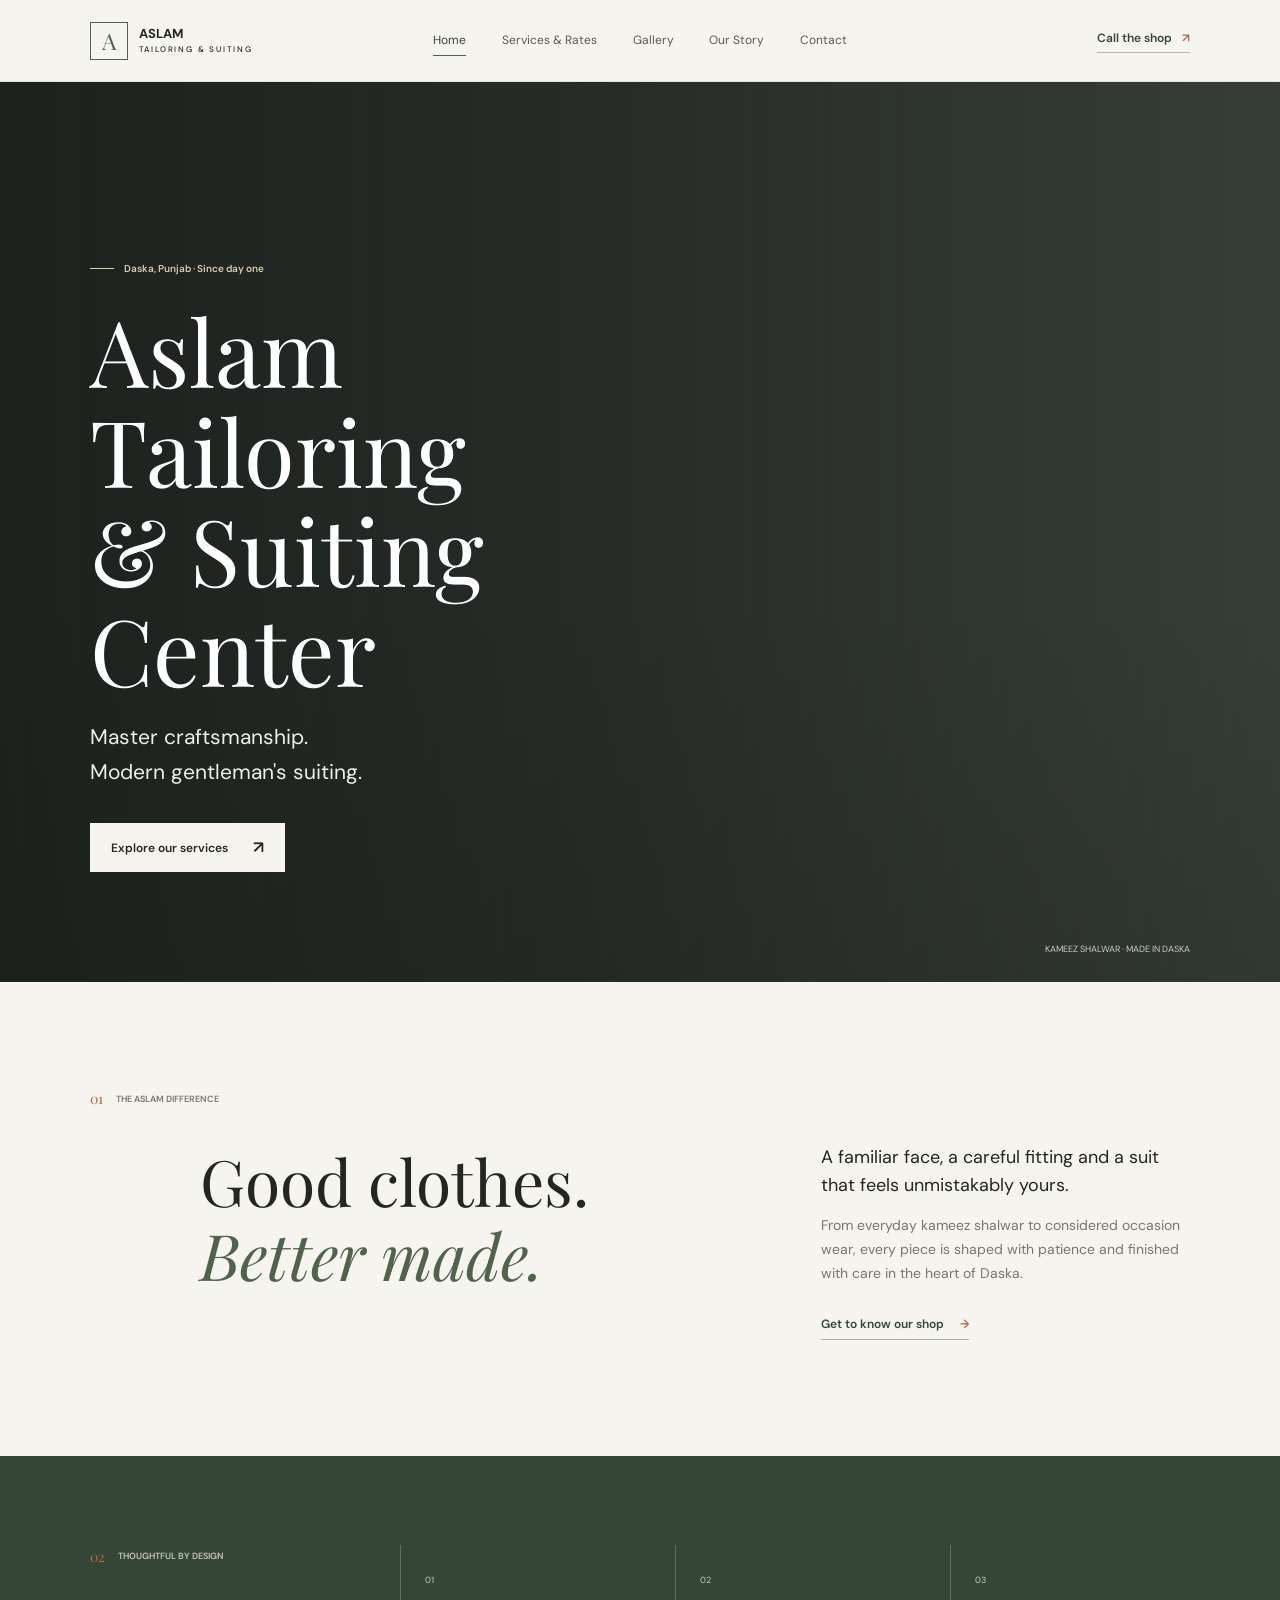
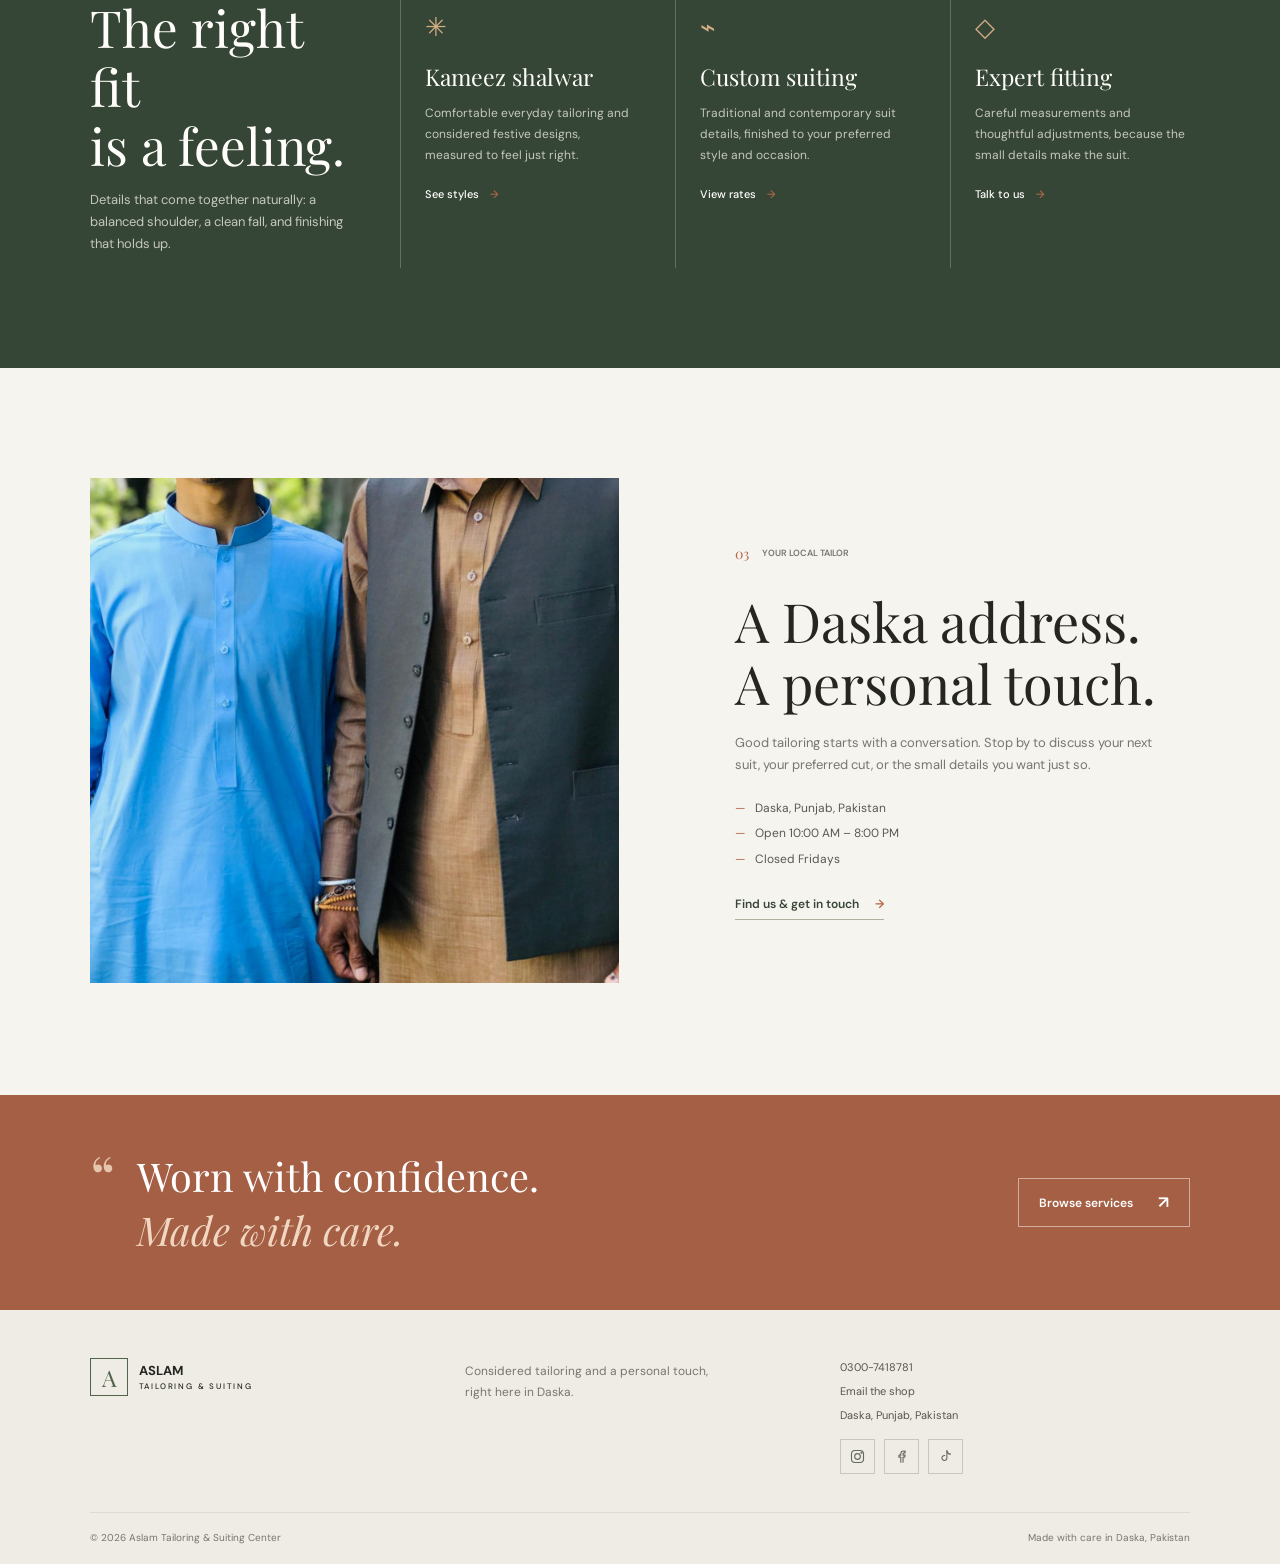
<file: index.html>
<!doctype html>
<html lang="en">
<head>
  <meta charset="utf-8">
  <meta name="viewport" content="width=device-width, initial-scale=1">
  <meta name="theme-color" content="#f6f4ef">
  <meta name="description" content="Expert men's tailoring, kameez shalwar and custom suiting at Aslam Tailoring & Suiting Center in Daska, Punjab.">
  <title>Aslam Tailoring & Suiting Center | Daska, Pakistan</title>
  <link rel="preconnect" href="https://fonts.googleapis.com">
  <link rel="preconnect" href="https://fonts.gstatic.com" crossorigin>
  <link href="https://fonts.googleapis.com/css2?family=DM+Sans:wght@400;500;600;700&family=Playfair+Display:wght@400;500;600&display=swap" rel="stylesheet">
  <link rel="stylesheet" href="styles.css">
  <script src="site.js" defer></script>
</head>
<body data-page="home">
  <a class="skip-link" href="#main">Skip to content</a>
  <header class="site-header">
    <a class="brand" href="index.html" aria-label="Aslam Tailoring & Suiting Center home">
      <span class="brand-mark" aria-hidden="true">A</span>
      <span class="brand-name">ASLAM <span>TAILORING & SUITING</span></span>
    </a>
    <button class="menu-toggle" type="button" aria-expanded="false" aria-controls="primary-navigation" aria-label="Open navigation"><span></span><span></span></button>
    <nav class="site-nav" id="primary-navigation" aria-label="Main navigation">
      <a href="index.html" data-nav="home">Home</a><a href="services.html" data-nav="services">Services & Rates</a><a href="gallery.html" data-nav="gallery">Gallery</a><a href="about.html" data-nav="about">Our Story</a><a href="contact.html" data-nav="contact">Contact</a>
    </nav>
    <a class="header-contact" href="tel:+923007418781">Call the shop <span aria-hidden="true">↗</span></a>
  </header>

  <main id="main">
    <section class="hero" aria-labelledby="hero-title">
      <div class="hero-slides" aria-hidden="true">
        <img class="hero-image" src="images/hero-look-1.jpg" alt="" fetchpriority="high">
        <img class="hero-image" src="images/hero-look-2.jpg" alt="">
        <img class="hero-image" src="images/hero-look-3.jpg" alt="">
      </div>
      <div class="hero-shade"></div>
      <div class="hero-content">
        <p class="eyebrow light-eyebrow"><span></span> Daska, Punjab · Since day one</p>
        <h1 id="hero-title">Aslam Tailoring<br>& Suiting Center</h1>
        <p class="hero-subtitle">Master craftsmanship.<br>Modern gentleman's suiting.</p>
        <a class="button button-light" href="services.html">Explore our services <span aria-hidden="true">↗</span></a>
      </div>
      <p class="hero-side-note">KAMEEZ SHALWAR · MADE IN DASKA</p>
    </section>

    <section class="intro-section section-wrap">
      <div class="intro-label"><span class="section-number">01</span><span>THE ASLAM DIFFERENCE</span></div>
      <div class="intro-copy"><h2>Good clothes.<br><em>Better made.</em></h2><div><p class="lead">A familiar face, a careful fitting and a suit that feels unmistakably yours.</p><p>From everyday kameez shalwar to considered occasion wear, every piece is shaped with patience and finished with care in the heart of Daska.</p><a class="text-link" href="about.html">Get to know our shop <span aria-hidden="true">→</span></a></div></div>
    </section>

    <section class="craft-section">
      <div class="section-wrap craft-inner">
        <div class="craft-heading"><div class="intro-label"><span class="section-number">02</span><span>THOUGHTFUL BY DESIGN</span></div><h2>The right fit<br>is a feeling.</h2><p>Details that come together naturally: a balanced shoulder, a clean fall, and finishing that holds up.</p></div>
        <article class="craft-item"><span class="craft-index">01</span><div class="craft-symbol" aria-hidden="true">✳</div><h3>Kameez shalwar</h3><p>Comfortable everyday tailoring and considered festive designs, measured to feel just right.</p><a href="services.html">See styles <span aria-hidden="true">→</span></a></article>
        <article class="craft-item"><span class="craft-index">02</span><div class="craft-symbol" aria-hidden="true">⌁</div><h3>Custom suiting</h3><p>Traditional and contemporary suit details, finished to your preferred style and occasion.</p><a href="services.html">View rates <span aria-hidden="true">→</span></a></article>
        <article class="craft-item"><span class="craft-index">03</span><div class="craft-symbol" aria-hidden="true">◇</div><h3>Expert fitting</h3><p>Careful measurements and thoughtful adjustments, because the small details make the suit.</p><a href="contact.html">Talk to us <span aria-hidden="true">→</span></a></article>
      </div>
    </section>

    <section class="visit-section section-wrap">
      <div class="visit-image-wrap"><img src="images/home-visit-pair.jpg" alt="Two men in blue and brown traditional shalwar kameez, shown from the neck down" loading="lazy" width="1050" height="800"></div>
      <div class="visit-copy"><div class="intro-label"><span class="section-number">03</span><span>YOUR LOCAL TAILOR</span></div><h2>A Daska address.<br>A personal touch.</h2><p>Good tailoring starts with a conversation. Stop by to discuss your next suit, your preferred cut, or the small details you want just so.</p><div class="visit-facts"><span>Daska, Punjab, Pakistan</span><span>Open 10:00 AM – 8:00 PM</span><span>Closed Fridays</span></div><a class="text-link" href="contact.html">Find us & get in touch <span aria-hidden="true">→</span></a></div>
    </section>

    <section class="quote-band"><div class="quote-inner"><span class="quote-mark" aria-hidden="true">“</span><p>Worn with confidence.<br><em>Made with care.</em></p><a href="services.html" class="button button-outline">Browse services <span aria-hidden="true">↗</span></a></div></section>
  </main>

  <footer class="site-footer"><div class="footer-main"><a class="brand brand-footer" href="index.html"><span class="brand-mark" aria-hidden="true">A</span><span class="brand-name">ASLAM <span>TAILORING & SUITING</span></span></a><p>Considered tailoring and a personal touch,<br>right here in Daska.</p><div class="footer-links"><a href="tel:+923007418781">0300-7418781</a><a href="mailto:n03007418781@gmail.com">Email the shop</a><a href="contact.html">Daska, Punjab, Pakistan</a><div class="social-links" aria-label="Social media"><a href="https://www.instagram.com/rananadeem918" target="_blank" rel="noopener noreferrer" aria-label="Instagram profile (replace placeholder link)"><svg viewBox="0 0 24 24" aria-hidden="true"><rect x="3.5" y="3.5" width="17" height="17" rx="5"/><circle cx="12" cy="12" r="4"/><circle cx="17.6" cy="6.7" r=".8"/></svg></a><a href="https://www.facebook.com/share/1CAvG85SxE/" target="_blank" rel="noopener noreferrer" aria-label="Facebook profile (replace placeholder link)"><svg viewBox="0 0 24 24" aria-hidden="true"><path d="M14.2 20v-7.1h2.4l.4-2.8h-2.8V8.3c0-.8.2-1.4 1.4-1.4h1.5V4.4c-.3 0-1.2-.1-2.2-.1-2.3 0-3.9 1.4-3.9 4v1.8H8.4v2.8H11V20"/></svg></a><a href="https://www.tiktok.com/@aslamtailor1" target="_blank" rel="noopener noreferrer" aria-label="TikTok profile (replace placeholder link)"><svg viewBox="0 0 24 24" aria-hidden="true"><path d="M14 4v10.1a3.5 3.5 0 1 1-3-3.5"/><path d="M14 4c.4 2.7 2.2 4.4 5 4.6"/></svg></a></div></div></div><div class="footer-bottom"><span>© <span data-year></span> Aslam Tailoring & Suiting Center</span><span>Made with care in Daska, Pakistan</span></div></footer>
</body>
</html>
</file>
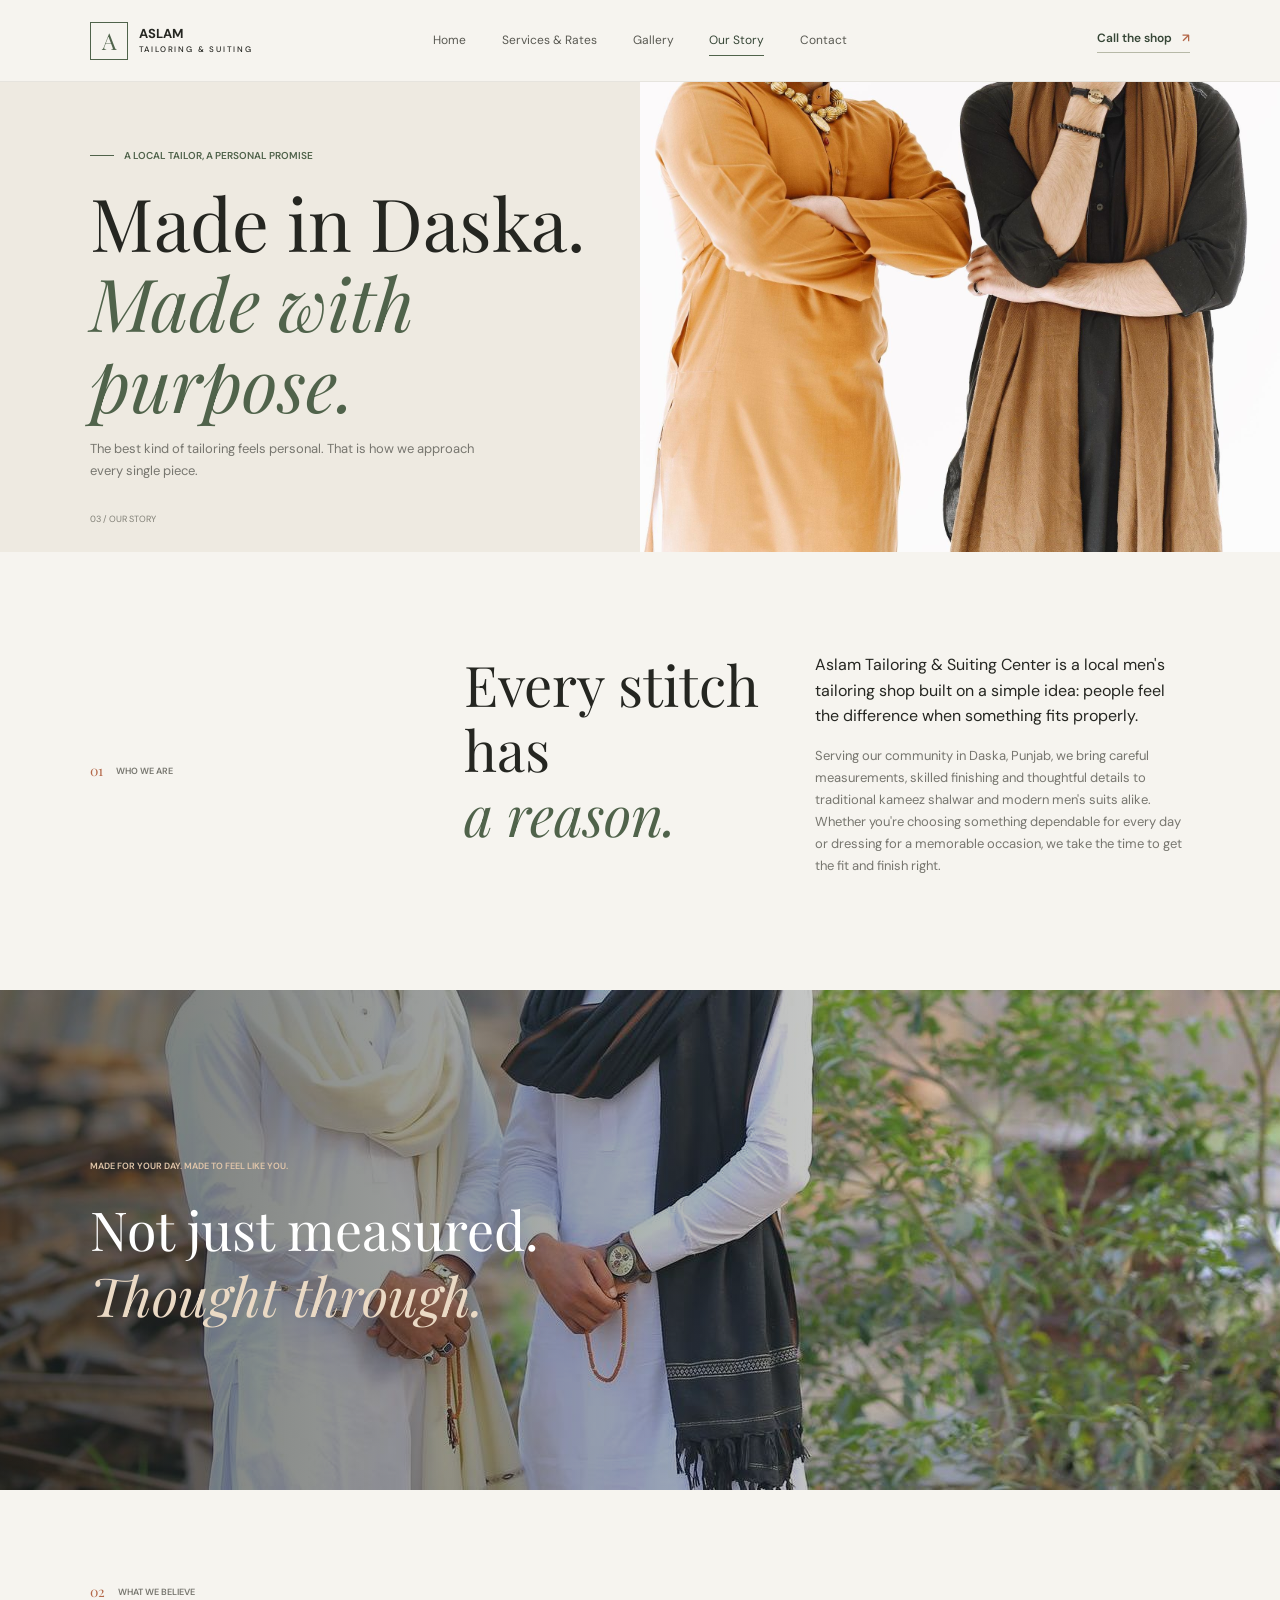
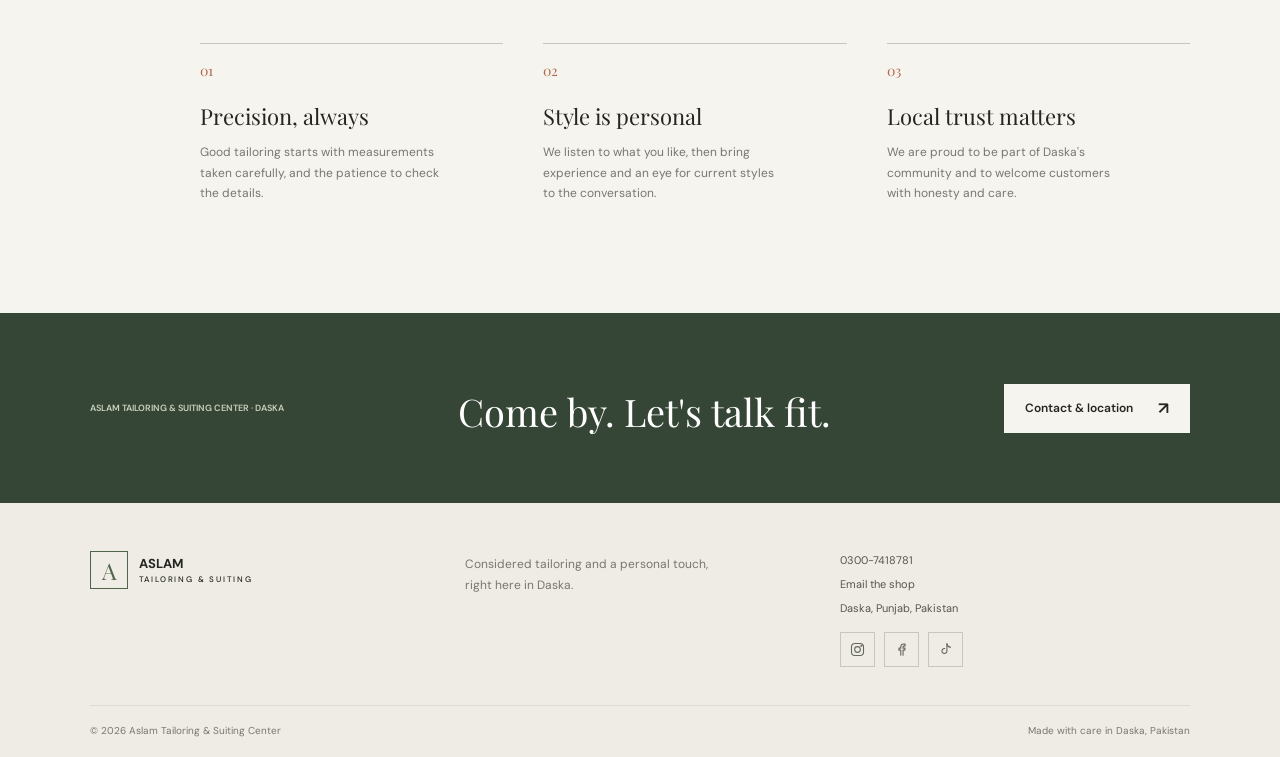
<file: about.html>
<!doctype html>
<html lang="en">
<head>
  <meta charset="utf-8"><meta name="viewport" content="width=device-width, initial-scale=1"><meta name="theme-color" content="#f6f4ef">
  <meta name="description" content="Meet Aslam Tailoring & Suiting Center: careful men's tailoring, thoughtful fit, and trusted personal service in Daska, Punjab.">
  <title>Our Story | Aslam Tailoring & Suiting Center</title>
  <link rel="preconnect" href="https://fonts.googleapis.com"><link rel="preconnect" href="https://fonts.gstatic.com" crossorigin>
  <link href="https://fonts.googleapis.com/css2?family=DM+Sans:wght@400;500;600;700&family=Playfair+Display:wght@400;500;600&display=swap" rel="stylesheet"><link rel="stylesheet" href="styles.css"><script src="site.js" defer></script>
</head>
<body data-page="about">
  <a class="skip-link" href="#main">Skip to content</a>
  <header class="site-header"><a class="brand" href="index.html" aria-label="Aslam Tailoring & Suiting Center home"><span class="brand-mark" aria-hidden="true">A</span><span class="brand-name">ASLAM <span>TAILORING & SUITING</span></span></a><button class="menu-toggle" type="button" aria-expanded="false" aria-controls="primary-navigation" aria-label="Open navigation"><span></span><span></span></button><nav class="site-nav" id="primary-navigation" aria-label="Main navigation"><a href="index.html" data-nav="home">Home</a><a href="services.html" data-nav="services">Services & Rates</a><a href="gallery.html" data-nav="gallery">Gallery</a><a href="about.html" data-nav="about">Our Story</a><a href="contact.html" data-nav="contact">Contact</a></nav><a class="header-contact" href="tel:+923007418781">Call the shop <span aria-hidden="true">↗</span></a></header>
  <main id="main">
    <section class="page-hero"><div class="page-hero-inner"><p class="eyebrow"><span></span> A LOCAL TAILOR, A PERSONAL PROMISE</p><h1>Made in Daska.<br><em>Made with purpose.</em></h1><p class="page-deck">The best kind of tailoring feels personal. That is how we approach every single piece.</p><span class="page-count">03 / OUR STORY</span></div><div class="page-hero-image story-hero-image" role="img" aria-label="Two men in orange and black traditional outfits, shown from the neck down"></div></section>
    <section class="story-opening section-wrap"><div class="intro-label"><span class="section-number">01</span><span>WHO WE ARE</span></div><div class="story-opening-copy"><h2>Every stitch has<br><em>a reason.</em></h2><div><p class="lead">Aslam Tailoring & Suiting Center is a local men's tailoring shop built on a simple idea: people feel the difference when something fits properly.</p><p>Serving our community in Daska, Punjab, we bring careful measurements, skilled finishing and thoughtful details to traditional kameez shalwar and modern men's suits alike. Whether you're choosing something dependable for every day or dressing for a memorable occasion, we take the time to get the fit and finish right.</p></div></div></section>
    <section class="story-image-band"><img src="images/about-detail-pair.jpg" alt="Two men in white shalwar kameez with traditional shawls, shown from the neck down" loading="lazy" width="1900" height="850"><div><span class="category-kicker">MADE FOR YOUR DAY. MADE TO FEEL LIKE YOU.</span><p>Not just measured.<br><em>Thought through.</em></p></div></section>
    <section class="values-section section-wrap"><div class="intro-label"><span class="section-number">02</span><span>WHAT WE BELIEVE</span></div><div class="values-grid"><article><span class="value-number">01</span><h3>Precision, always</h3><p>Good tailoring starts with measurements taken carefully, and the patience to check the details.</p></article><article><span class="value-number">02</span><h3>Style is personal</h3><p>We listen to what you like, then bring experience and an eye for current styles to the conversation.</p></article><article><span class="value-number">03</span><h3>Local trust matters</h3><p>We are proud to be part of Daska's community and to welcome customers with honesty and care.</p></article></div></section>
    <section class="story-cta"><span class="category-kicker">ASLAM TAILORING & SUITING CENTER · DASKA</span><h2>Come by. Let's talk fit.</h2><a class="button button-light" href="contact.html">Contact & location <span aria-hidden="true">↗</span></a></section>
  </main>
  <footer class="site-footer"><div class="footer-main"><a class="brand brand-footer" href="index.html"><span class="brand-mark" aria-hidden="true">A</span><span class="brand-name">ASLAM <span>TAILORING & SUITING</span></span></a><p>Considered tailoring and a personal touch,<br>right here in Daska.</p><div class="footer-links"><a href="tel:+923007418781">0300-7418781</a><a href="mailto:n03007418781@gmail.com">Email the shop</a><a href="contact.html">Daska, Punjab, Pakistan</a><div class="social-links" aria-label="Social media"><a href="https://www.instagram.com/rananadeem918" target="_blank" rel="noopener noreferrer" aria-label="Instagram profile (replace placeholder link)"><svg viewBox="0 0 24 24" aria-hidden="true"><rect x="3.5" y="3.5" width="17" height="17" rx="5"/><circle cx="12" cy="12" r="4"/><circle cx="17.6" cy="6.7" r=".8"/></svg></a><a href="https://www.facebook.com/share/1CAvG85SxE/" target="_blank" rel="noopener noreferrer" aria-label="Facebook profile (replace placeholder link)"><svg viewBox="0 0 24 24" aria-hidden="true"><path d="M14.2 20v-7.1h2.4l.4-2.8h-2.8V8.3c0-.8.2-1.4 1.4-1.4h1.5V4.4c-.3 0-1.2-.1-2.2-.1-2.3 0-3.9 1.4-3.9 4v1.8H8.4v2.8H11V20"/></svg></a><a href="https://www.tiktok.com/@aslamtailor1" target="_blank" rel="noopener noreferrer" aria-label="TikTok profile (replace placeholder link)"><svg viewBox="0 0 24 24" aria-hidden="true"><path d="M14 4v10.1a3.5 3.5 0 1 1-3-3.5"/><path d="M14 4c.4 2.7 2.2 4.4 5 4.6"/></svg></a></div></div></div><div class="footer-bottom"><span>© <span data-year></span> Aslam Tailoring & Suiting Center</span><span>Made with care in Daska, Pakistan</span></div></footer>
</body>
</html>
</file>
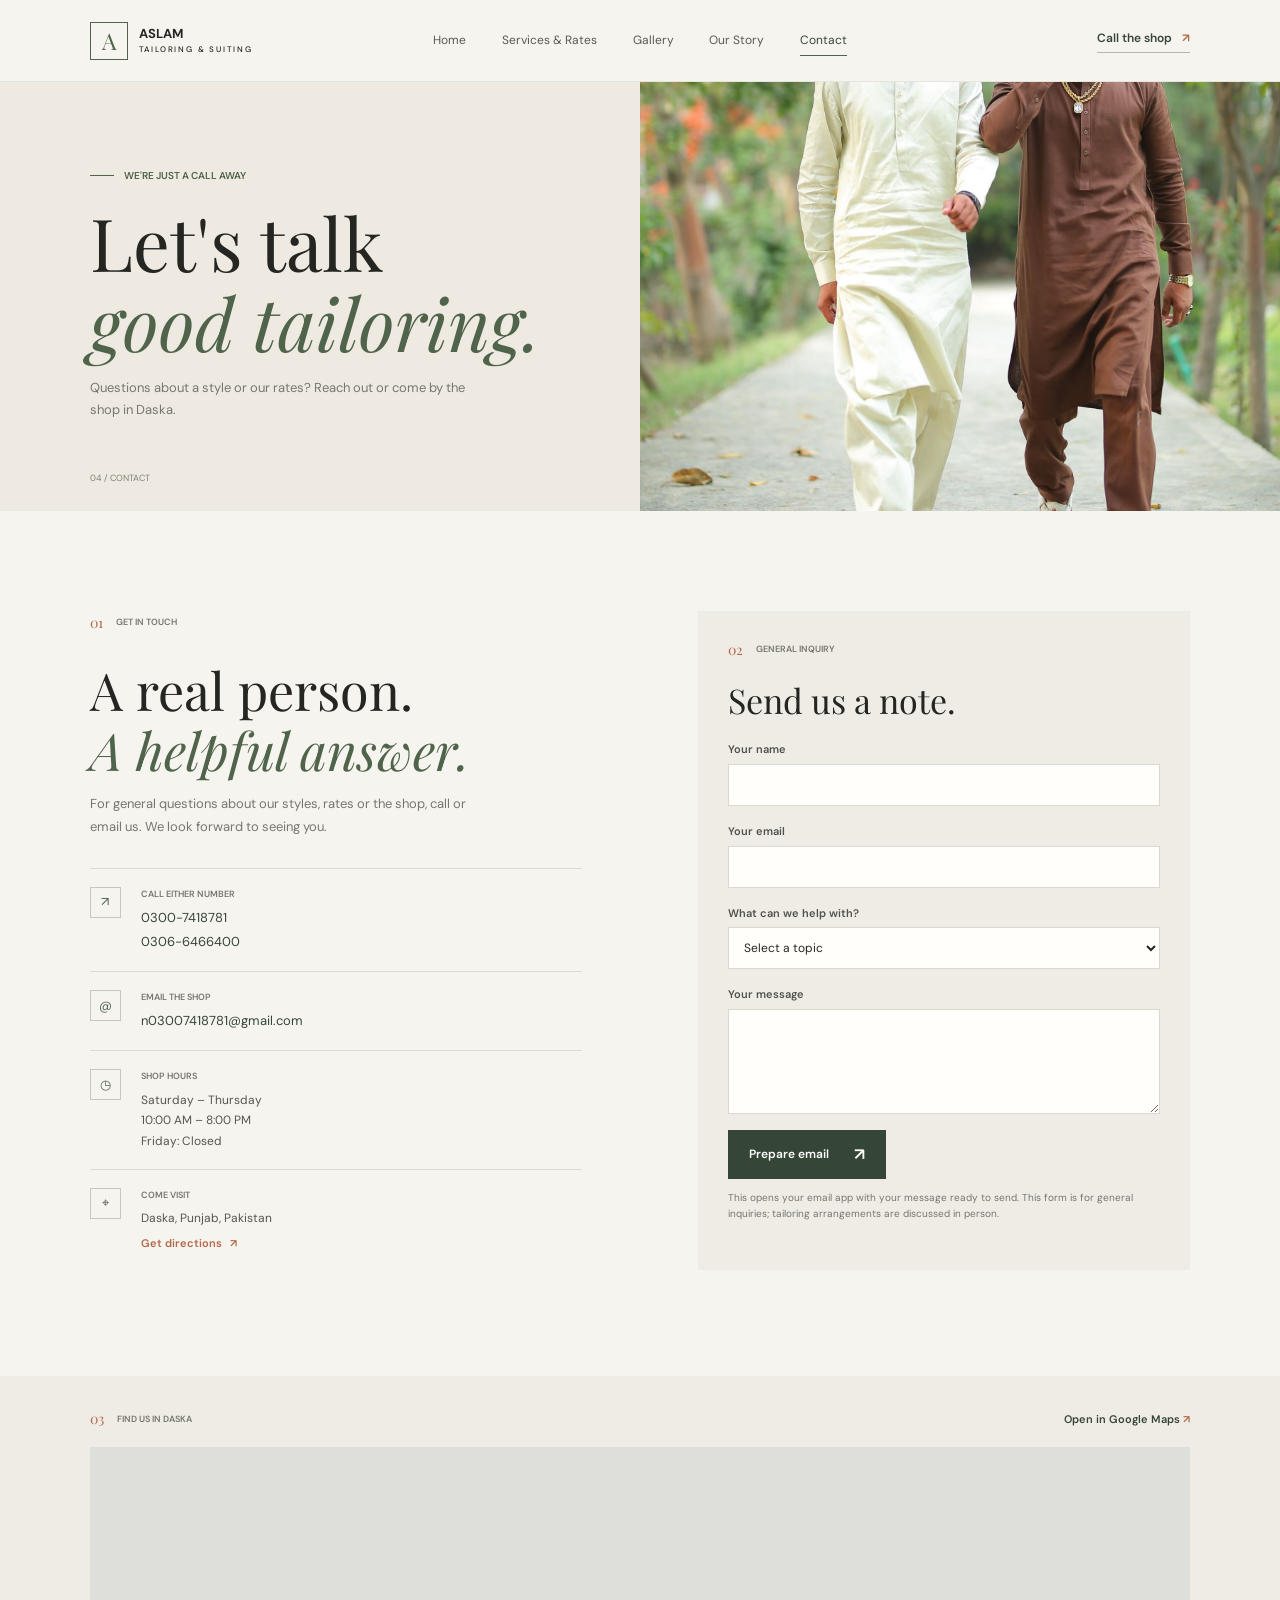
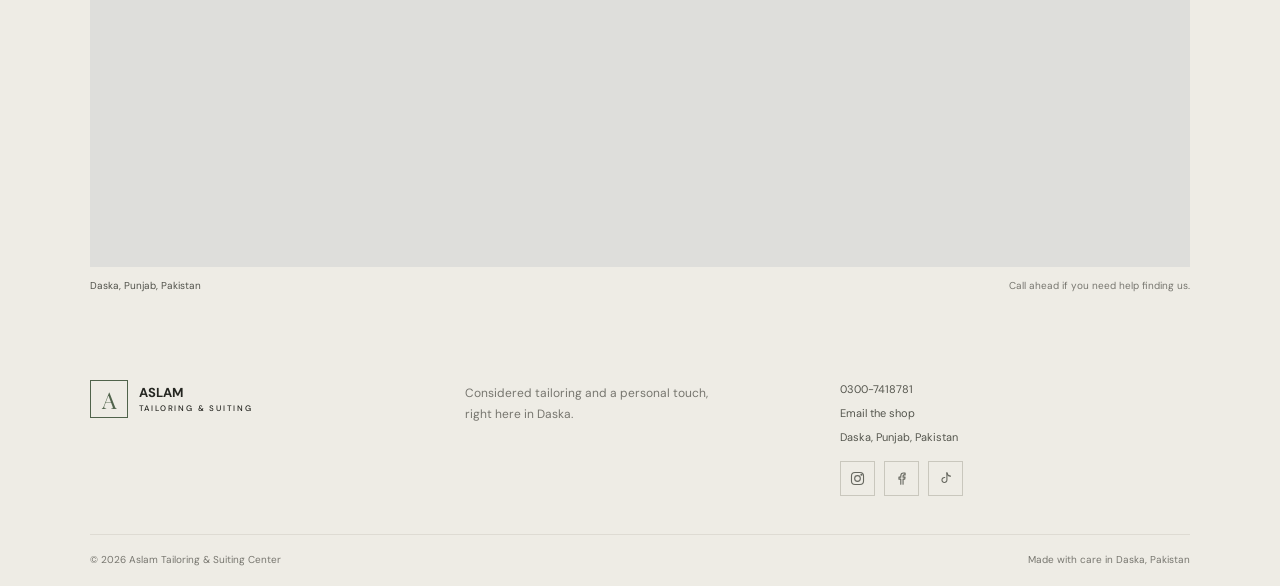
<file: contact.html>
<!doctype html>
<html lang="en">
<head>
  <meta charset="utf-8"><meta name="viewport" content="width=device-width, initial-scale=1"><meta name="theme-color" content="#f6f4ef">
  <meta name="description" content="Contact Aslam Tailoring & Suiting Center in Daska. Call, email, or send a general inquiry. Open daily except Fridays, 10 AM–8 PM.">
  <title>Contact & Location | Aslam Tailoring & Suiting Center</title>
  <link rel="preconnect" href="https://fonts.googleapis.com"><link rel="preconnect" href="https://fonts.gstatic.com" crossorigin>
  <link href="https://fonts.googleapis.com/css2?family=DM+Sans:wght@400;500;600;700&family=Playfair+Display:wght@400;500;600&display=swap" rel="stylesheet"><link rel="stylesheet" href="styles.css"><script src="site.js" defer></script>
</head>
<body data-page="contact">
  <a class="skip-link" href="#main">Skip to content</a>
  <header class="site-header"><a class="brand" href="index.html" aria-label="Aslam Tailoring & Suiting Center home"><span class="brand-mark" aria-hidden="true">A</span><span class="brand-name">ASLAM <span>TAILORING & SUITING</span></span></a><button class="menu-toggle" type="button" aria-expanded="false" aria-controls="primary-navigation" aria-label="Open navigation"><span></span><span></span></button><nav class="site-nav" id="primary-navigation" aria-label="Main navigation"><a href="index.html" data-nav="home">Home</a><a href="services.html" data-nav="services">Services & Rates</a><a href="gallery.html" data-nav="gallery">Gallery</a><a href="about.html" data-nav="about">Our Story</a><a href="contact.html" data-nav="contact">Contact</a></nav><a class="header-contact" href="tel:+923007418781">Call the shop <span aria-hidden="true">↗</span></a></header>
  <main id="main">
    <section class="page-hero contact-page-hero"><div class="page-hero-inner"><p class="eyebrow"><span></span> WE'RE JUST A CALL AWAY</p><h1>Let's talk<br><em>good tailoring.</em></h1><p class="page-deck">Questions about a style or our rates? Reach out or come by the shop in Daska.</p><span class="page-count">04 / CONTACT</span></div><div class="page-hero-image contact-hero-image" role="img" aria-label="Two men in white and brown shalwar kameez, shown from the neck down"></div></section>
    <section class="contact-layout section-wrap"><div class="contact-details"><div class="intro-label"><span class="section-number">01</span><span>GET IN TOUCH</span></div><h2>A real person.<br><em>A helpful answer.</em></h2><p>For general questions about our styles, rates or the shop, call or email us. We look forward to seeing you.</p><div class="contact-detail-row"><span class="contact-icon" aria-hidden="true">↗</span><div><span>CALL EITHER NUMBER</span><a href="tel:+923007418781">0300-7418781</a><a href="tel:+923066466400">0306-6466400</a></div></div><div class="contact-detail-row"><span class="contact-icon" aria-hidden="true">@</span><div><span>EMAIL THE SHOP</span><a href="mailto:n03007418781@gmail.com">n03007418781@gmail.com</a></div></div><div class="contact-detail-row"><span class="contact-icon" aria-hidden="true">◷</span><div><span>SHOP HOURS</span><p>Saturday – Thursday<br>10:00 AM – 8:00 PM<br>Friday: Closed</p></div></div><div class="contact-detail-row"><span class="contact-icon" aria-hidden="true">⌖</span><div><span>COME VISIT</span><p>Daska, Punjab, Pakistan</p><a class="directions-link" href="https://www.google.com/maps/search/?api=1&query=Aslam+Tailoring+%26+Suiting+Center%2C+Daska%2C+Punjab%2C+Pakistan" target="_blank" rel="noopener noreferrer">Get directions <span aria-hidden="true">↗</span></a></div></div></div>
      <div class="inquiry-area"><div class="intro-label"><span class="section-number">02</span><span>GENERAL INQUIRY</span></div><h2>Send us a note.</h2><form class="inquiry-form" data-inquiry-form><div class="form-row"><label for="inquiry-name">Your name</label><input id="inquiry-name" name="name" type="text" autocomplete="name" required></div><div class="form-row"><label for="inquiry-email">Your email</label><input id="inquiry-email" name="email" type="email" autocomplete="email" required></div><div class="form-row"><label for="inquiry-topic">What can we help with?</label><select id="inquiry-topic" name="topic" required><option value="" disabled selected>Select a topic</option><option>Suiting and rates</option><option>Kameez shalwar</option><option>Shop location and hours</option><option>Other general inquiry</option></select></div><div class="form-row"><label for="inquiry-message">Your message</label><textarea id="inquiry-message" name="message" rows="4" required></textarea></div><button class="button button-dark" type="submit">Prepare email <span aria-hidden="true">↗</span></button><p class="form-note">This opens your email app with your message ready to send. This form is for general inquiries; tailoring arrangements are discussed in person.</p><p class="form-status" aria-live="polite" data-form-status></p></form></div>
    </section>
    <section class="map-section"><div class="map-heading"><div class="intro-label"><span class="section-number">03</span><span>FIND US IN DASKA</span></div><a href="https://www.google.com/maps/search/?api=1&query=Aslam+Tailoring+%26+Suiting+Center%2C+Daska%2C+Punjab%2C+Pakistan" target="_blank" rel="noopener noreferrer">Open in Google Maps <span aria-hidden="true">↗</span></a></div><iframe class="map-frame" title="Map showing Aslam Tailoring and Suiting Center Daska" src="https://maps.google.com/maps?q=Aslam+Tailoring+and+Suiting+Center+Daska+Punjab+Pakistan&t=&z=15&ie=UTF8&iwloc=&output=embed" loading="lazy" referrerpolicy="no-referrer-when-downgrade" allowfullscreen></iframe><p class="map-caption">Daska, Punjab, Pakistan <span>Call ahead if you need help finding us.</span></p></section>
  </main>
  <footer class="site-footer"><div class="footer-main"><a class="brand brand-footer" href="index.html"><span class="brand-mark" aria-hidden="true">A</span><span class="brand-name">ASLAM <span>TAILORING & SUITING</span></span></a><p>Considered tailoring and a personal touch,<br>right here in Daska.</p><div class="footer-links"><a href="tel:+923007418781">0300-7418781</a><a href="mailto:n03007418781@gmail.com">Email the shop</a><a href="contact.html">Daska, Punjab, Pakistan</a><div class="social-links" aria-label="Social media"><a href="https://www.instagram.com/rananadeem918" target="_blank" rel="noopener noreferrer" aria-label="Instagram profile (replace placeholder link)"><svg viewBox="0 0 24 24" aria-hidden="true"><rect x="3.5" y="3.5" width="17" height="17" rx="5"/><circle cx="12" cy="12" r="4"/><circle cx="17.6" cy="6.7" r=".8"/></svg></a><a href="https://www.facebook.com/share/1CAvG85SxE/" target="_blank" rel="noopener noreferrer" aria-label="Facebook profile (replace placeholder link)"><svg viewBox="0 0 24 24" aria-hidden="true"><path d="M14.2 20v-7.1h2.4l.4-2.8h-2.8V8.3c0-.8.2-1.4 1.4-1.4h1.5V4.4c-.3 0-1.2-.1-2.2-.1-2.3 0-3.9 1.4-3.9 4v1.8H8.4v2.8H11V20"/></svg></a><a href="https://www.tiktok.com/@aslamtailor1" target="_blank" rel="noopener noreferrer" aria-label="TikTok profile (replace placeholder link)"><svg viewBox="0 0 24 24" aria-hidden="true"><path d="M14 4v10.1a3.5 3.5 0 1 1-3-3.5"/><path d="M14 4c.4 2.7 2.2 4.4 5 4.6"/></svg></a></div></div></div><div class="footer-bottom"><span>© <span data-year></span> Aslam Tailoring & Suiting Center</span><span>Made with care in Daska, Pakistan</span></div></footer>
</body>
</html>
</file>
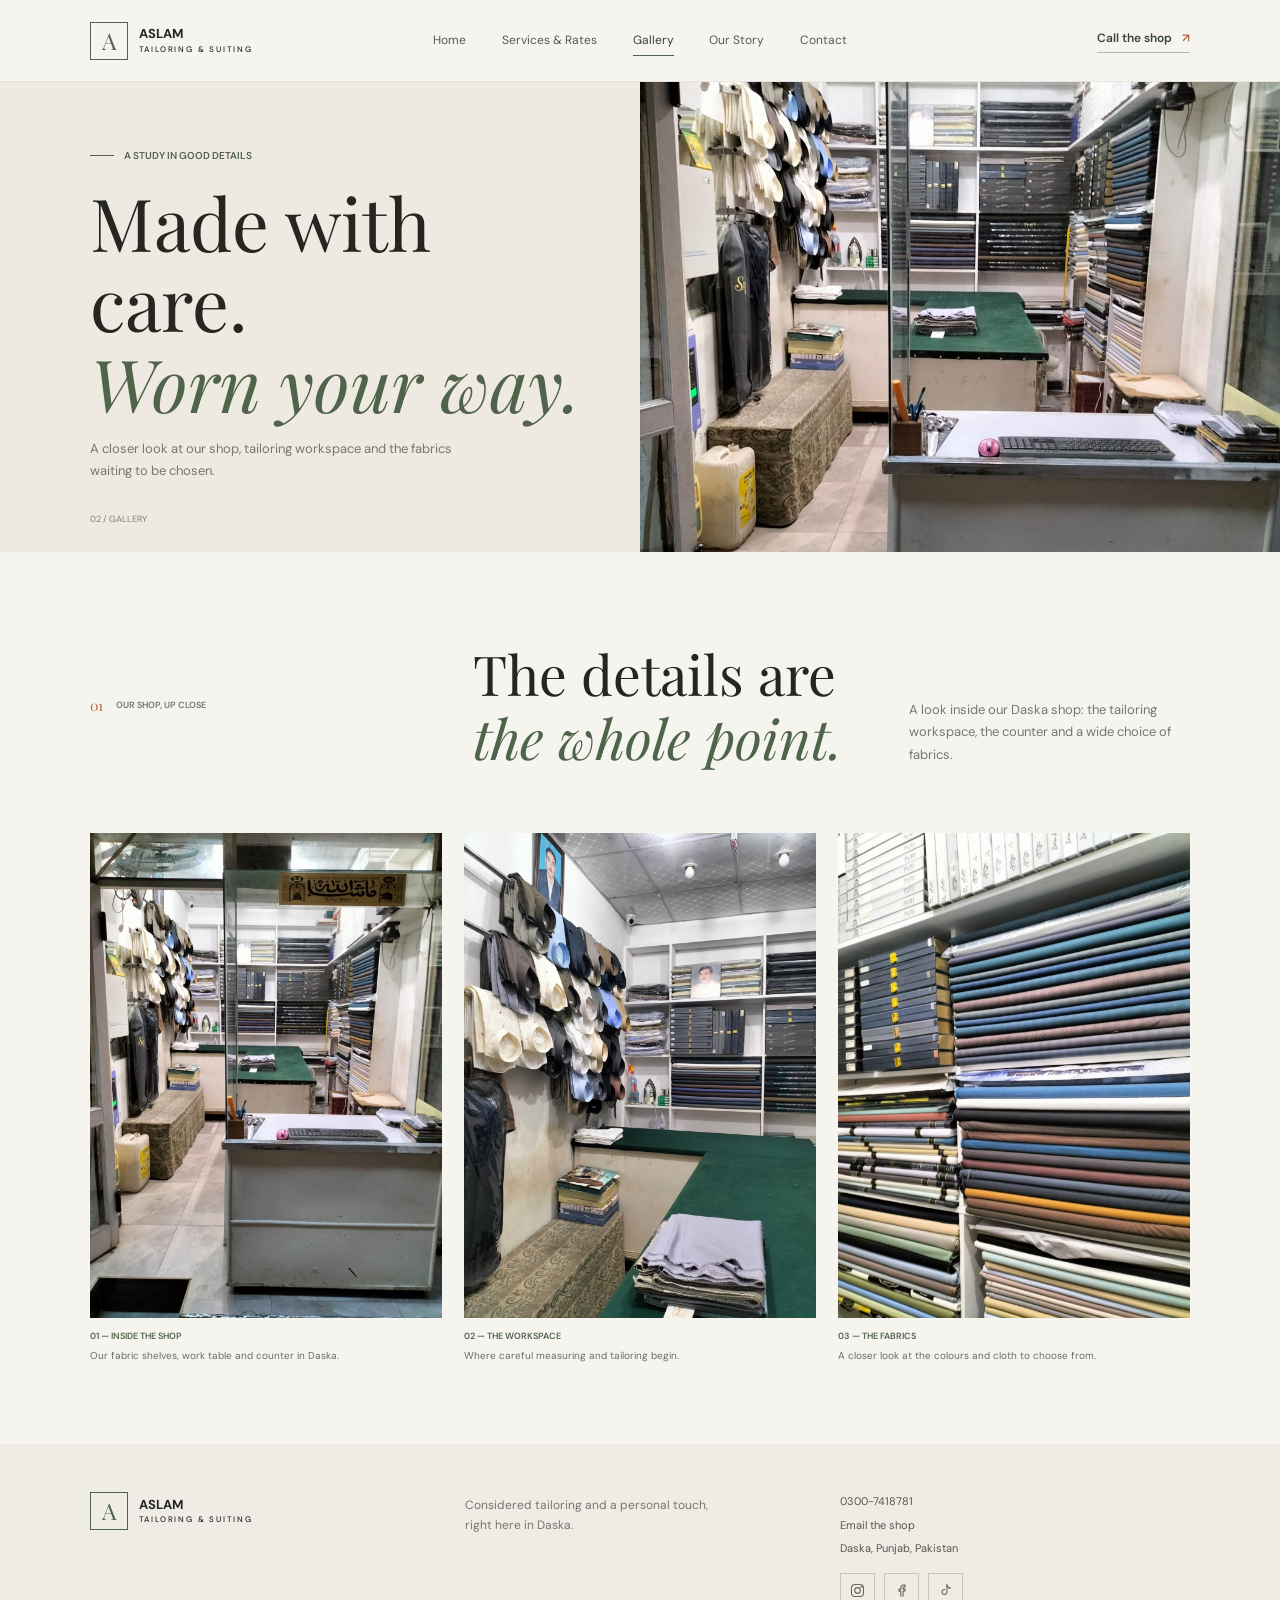
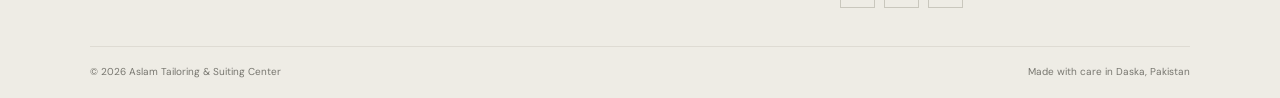
<file: gallery.html>
<!doctype html>
<html lang="en">
<head>
  <meta charset="utf-8"><meta name="viewport" content="width=device-width, initial-scale=1"><meta name="theme-color" content="#f6f4ef">
  <meta name="description" content="Explore tailoring inspiration, fine fabric, and considered menswear at Aslam Tailoring & Suiting Center in Daska.">
  <title>Gallery | Aslam Tailoring & Suiting Center</title>
  <link rel="preconnect" href="https://fonts.googleapis.com"><link rel="preconnect" href="https://fonts.gstatic.com" crossorigin>
  <link href="https://fonts.googleapis.com/css2?family=DM+Sans:wght@400;500;600;700&family=Playfair+Display:wght@400;500;600&display=swap" rel="stylesheet"><link rel="stylesheet" href="styles.css"><script src="site.js" defer></script>
</head>
<body data-page="gallery">
  <a class="skip-link" href="#main">Skip to content</a>
  <header class="site-header"><a class="brand" href="index.html" aria-label="Aslam Tailoring & Suiting Center home"><span class="brand-mark" aria-hidden="true">A</span><span class="brand-name">ASLAM <span>TAILORING & SUITING</span></span></a><button class="menu-toggle" type="button" aria-expanded="false" aria-controls="primary-navigation" aria-label="Open navigation"><span></span><span></span></button><nav class="site-nav" id="primary-navigation" aria-label="Main navigation"><a href="index.html" data-nav="home">Home</a><a href="services.html" data-nav="services">Services & Rates</a><a href="gallery.html" data-nav="gallery">Gallery</a><a href="about.html" data-nav="about">Our Story</a><a href="contact.html" data-nav="contact">Contact</a></nav><a class="header-contact" href="tel:+923007418781">Call the shop <span aria-hidden="true">↗</span></a></header>
  <main id="main">
    <section class="page-hero"><div class="page-hero-inner"><p class="eyebrow"><span></span> A STUDY IN GOOD DETAILS</p><h1>Made with care.<br><em>Worn your way.</em></h1><p class="page-deck">A closer look at our shop, tailoring workspace and the fabrics waiting to be chosen.</p><span class="page-count">02 / GALLERY</span></div><div class="page-hero-image gallery-hero-image" role="img" aria-label="Inside Aslam Tailoring & Suiting Center, with fabric shelves and the shop counter"></div></section>
    <section class="gallery-intro section-wrap"><div class="intro-label"><span class="section-number">01</span><span>OUR SHOP, UP CLOSE</span></div><div class="gallery-intro-copy"><h2>The details are<br><em>the whole point.</em></h2><p>A look inside our Daska shop: the tailoring workspace, the counter and a wide choice of fabrics.</p></div></section>
    <section class="gallery-grid section-wrap" aria-label="Photographs of Aslam Tailoring & Suiting Center">
      <figure class="gallery-item gallery-item-tall"><img src="images/shop-interior.jpg" alt="Inside Aslam Tailoring & Suiting Center, showing the entrance, fabric shelves and counter" loading="lazy" width="768" height="1024"><figcaption><span>01 — INSIDE THE SHOP</span><span>Our fabric shelves, work table and counter in Daska.</span></figcaption></figure>
      <figure class="gallery-item"><img src="images/tailoring-workspace.jpg" alt="The green cutting table and tailoring workspace at Aslam Tailoring & Suiting Center" loading="lazy" width="768" height="1024"><figcaption><span>02 — THE WORKSPACE</span><span>Where careful measuring and tailoring begin.</span></figcaption></figure>
      <figure class="gallery-item"><img src="images/fabric-shelves.jpg" alt="Rows of suit fabric in a variety of colours on the shop shelves" loading="lazy" width="768" height="1024"><figcaption><span>03 — THE FABRICS</span><span>A closer look at the colours and cloth to choose from.</span></figcaption></figure>
    </section>
  </main>
  <footer class="site-footer"><div class="footer-main"><a class="brand brand-footer" href="index.html"><span class="brand-mark" aria-hidden="true">A</span><span class="brand-name">ASLAM <span>TAILORING & SUITING</span></span></a><p>Considered tailoring and a personal touch,<br>right here in Daska.</p><div class="footer-links"><a href="tel:+923007418781">0300-7418781</a><a href="mailto:n03007418781@gmail.com">Email the shop</a><a href="contact.html">Daska, Punjab, Pakistan</a><div class="social-links" aria-label="Social media"><a href="https://www.instagram.com/rananadeem918" target="_blank" rel="noopener noreferrer" aria-label="Instagram profile (replace placeholder link)"><svg viewBox="0 0 24 24" aria-hidden="true"><rect x="3.5" y="3.5" width="17" height="17" rx="5"/><circle cx="12" cy="12" r="4"/><circle cx="17.6" cy="6.7" r=".8"/></svg></a><a href="https://www.facebook.com/share/1CAvG85SxE/" target="_blank" rel="noopener noreferrer" aria-label="Facebook profile (replace placeholder link)"><svg viewBox="0 0 24 24" aria-hidden="true"><path d="M14.2 20v-7.1h2.4l.4-2.8h-2.8V8.3c0-.8.2-1.4 1.4-1.4h1.5V4.4c-.3 0-1.2-.1-2.2-.1-2.3 0-3.9 1.4-3.9 4v1.8H8.4v2.8H11V20"/></svg></a><a href="https://www.tiktok.com/@aslamtailor1" target="_blank" rel="noopener noreferrer" aria-label="TikTok profile (replace placeholder link)"><svg viewBox="0 0 24 24" aria-hidden="true"><path d="M14 4v10.1a3.5 3.5 0 1 1-3-3.5"/><path d="M14 4c.4 2.7 2.2 4.4 5 4.6"/></svg></a></div></div></div><div class="footer-bottom"><span>© <span data-year></span> Aslam Tailoring & Suiting Center</span><span>Made with care in Daska, Pakistan</span></div></footer>
</body>
</html>
</file>
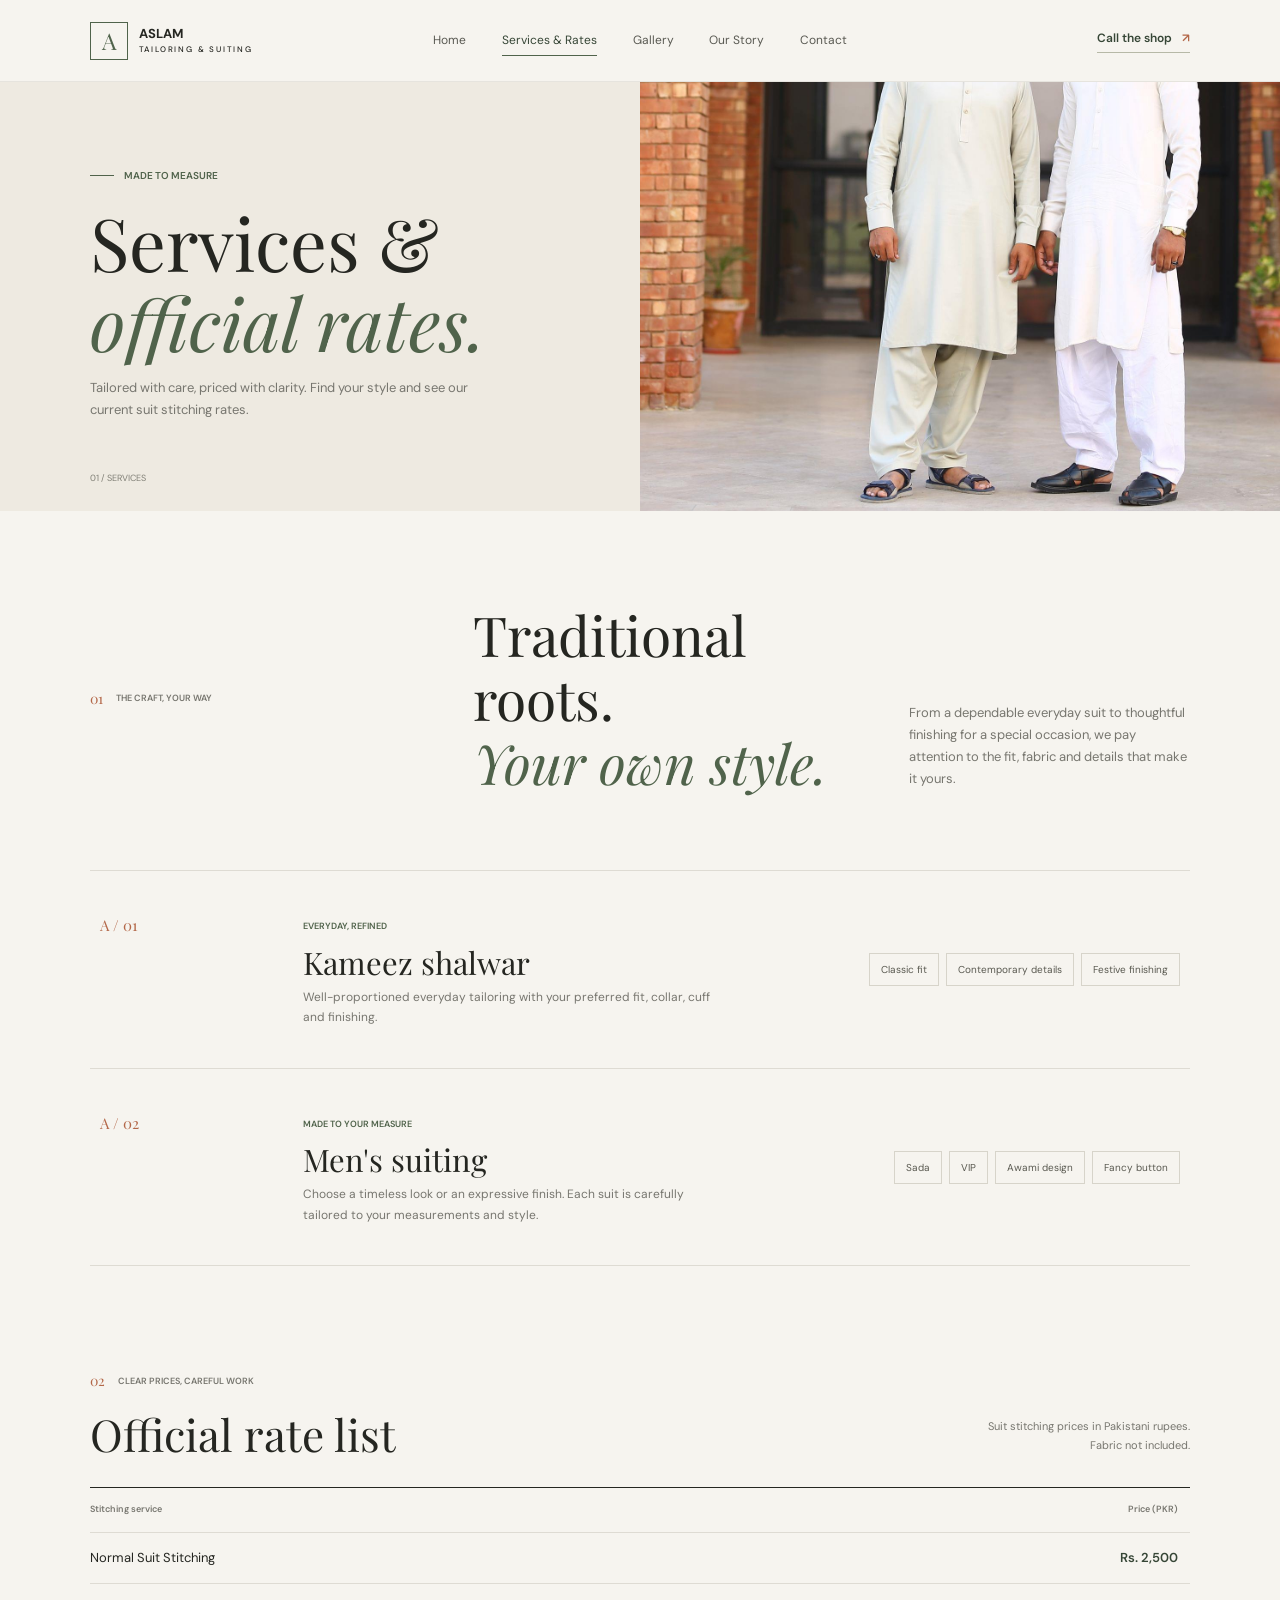
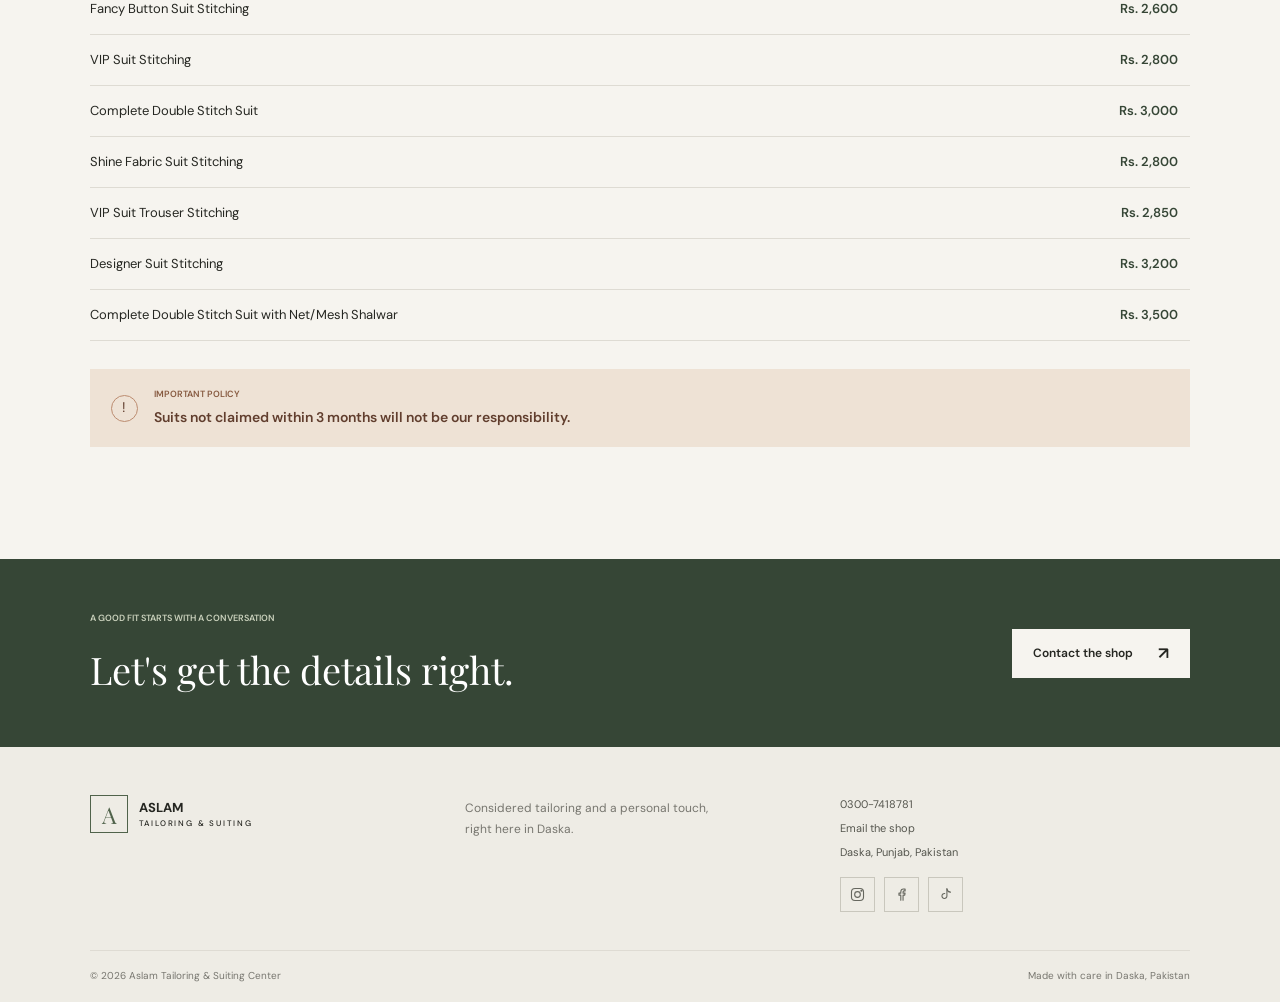
<file: services.html>
<!doctype html>
<html lang="en">
<head>
  <meta charset="utf-8">
  <meta name="viewport" content="width=device-width, initial-scale=1">
  <meta name="theme-color" content="#f6f4ef">
  <meta name="description" content="Explore men's tailoring, kameez shalwar and the official suit stitching rate list at Aslam Tailoring & Suiting Center, Daska.">
  <title>Services & Official Rates | Aslam Tailoring & Suiting Center</title>
  <link rel="preconnect" href="https://fonts.googleapis.com"><link rel="preconnect" href="https://fonts.gstatic.com" crossorigin>
  <link href="https://fonts.googleapis.com/css2?family=DM+Sans:wght@400;500;600;700&family=Playfair+Display:wght@400;500;600&display=swap" rel="stylesheet"><link rel="stylesheet" href="styles.css"><script src="site.js" defer></script>
</head>
<body data-page="services">
  <a class="skip-link" href="#main">Skip to content</a>
  <header class="site-header"><a class="brand" href="index.html" aria-label="Aslam Tailoring & Suiting Center home"><span class="brand-mark" aria-hidden="true">A</span><span class="brand-name">ASLAM <span>TAILORING & SUITING</span></span></a><button class="menu-toggle" type="button" aria-expanded="false" aria-controls="primary-navigation" aria-label="Open navigation"><span></span><span></span></button><nav class="site-nav" id="primary-navigation" aria-label="Main navigation"><a href="index.html" data-nav="home">Home</a><a href="services.html" data-nav="services">Services & Rates</a><a href="gallery.html" data-nav="gallery">Gallery</a><a href="about.html" data-nav="about">Our Story</a><a href="contact.html" data-nav="contact">Contact</a></nav><a class="header-contact" href="tel:+923007418781">Call the shop <span aria-hidden="true">↗</span></a></header>
  <main id="main">
    <section class="page-hero"><div class="page-hero-inner"><p class="eyebrow"><span></span> MADE TO MEASURE</p><h1>Services &<br><em>official rates.</em></h1><p class="page-deck">Tailored with care, priced with clarity. Find your style and see our current suit stitching rates.</p><span class="page-count">01 / SERVICES</span></div><div class="page-hero-image service-hero-image" role="img" aria-label="Two men in cream and white shalwar kameez, shown from the neck down against a brick wall"></div></section>
    <section class="service-intro section-wrap"><div class="intro-label"><span class="section-number">01</span><span>THE CRAFT, YOUR WAY</span></div><div class="service-intro-copy"><h2>Traditional roots.<br><em>Your own style.</em></h2><p>From a dependable everyday suit to thoughtful finishing for a special occasion, we pay attention to the fit, fabric and details that make it yours.</p></div></section>
    <section class="service-categories"><article class="category-panel"><span class="category-index">A / 01</span><div class="category-details"><span class="category-kicker">EVERYDAY, REFINED</span><h3>Kameez shalwar</h3><p>Well-proportioned everyday tailoring with your preferred fit, collar, cuff and finishing.</p></div><div class="category-tags"><span>Classic fit</span><span>Contemporary details</span><span>Festive finishing</span></div></article><article class="category-panel"><span class="category-index">A / 02</span><div class="category-details"><span class="category-kicker">MADE TO YOUR MEASURE</span><h3>Men's suiting</h3><p>Choose a timeless look or an expressive finish. Each suit is carefully tailored to your measurements and style.</p></div><div class="category-tags"><span>Sada</span><span>VIP</span><span>Awami design</span><span>Fancy button</span></div></article></section>
    <section class="rates-section section-wrap"><div class="rates-heading"><div><div class="intro-label"><span class="section-number">02</span><span>CLEAR PRICES, CAREFUL WORK</span></div><h2>Official rate list</h2></div><p>Suit stitching prices in Pakistani rupees.<br>Fabric not included.</p></div><div class="rates-table-wrap"><table class="rates-table"><thead><tr><th scope="col">Stitching service</th><th scope="col">Price (PKR)</th></tr></thead><tbody><tr><td>Normal Suit Stitching</td><td>Rs. 2,500</td></tr><tr><td>Fancy Button Suit Stitching</td><td>Rs. 2,600</td></tr><tr><td>VIP Suit Stitching</td><td>Rs. 2,800</td></tr><tr><td>Complete Double Stitch Suit</td><td>Rs. 3,000</td></tr><tr><td>Shine Fabric Suit Stitching</td><td>Rs. 2,800</td></tr><tr><td>VIP Suit Trouser Stitching</td><td>Rs. 2,850</td></tr><tr><td>Designer Suit Stitching</td><td>Rs. 3,200</td></tr><tr><td>Complete Double Stitch Suit with Net/Mesh Shalwar</td><td>Rs. 3,500</td></tr></tbody></table></div><aside class="policy-note"><span class="policy-symbol" aria-hidden="true">!</span><p><span>IMPORTANT POLICY</span>Suits not claimed within 3 months will not be our responsibility.</p></aside></section>
    <section class="service-cta"><div><span class="category-kicker">A GOOD FIT STARTS WITH A CONVERSATION</span><h2>Let's get the details right.</h2></div><a class="button button-light" href="contact.html">Contact the shop <span aria-hidden="true">↗</span></a></section>
  </main>
  <footer class="site-footer"><div class="footer-main"><a class="brand brand-footer" href="index.html"><span class="brand-mark" aria-hidden="true">A</span><span class="brand-name">ASLAM <span>TAILORING & SUITING</span></span></a><p>Considered tailoring and a personal touch,<br>right here in Daska.</p><div class="footer-links"><a href="tel:+923007418781">0300-7418781</a><a href="mailto:n03007418781@gmail.com">Email the shop</a><a href="contact.html">Daska, Punjab, Pakistan</a><div class="social-links" aria-label="Social media"><a href="https://www.instagram.com/rananadeem918" target="_blank" rel="noopener noreferrer" aria-label="Instagram profile (replace placeholder link)"><svg viewBox="0 0 24 24" aria-hidden="true"><rect x="3.5" y="3.5" width="17" height="17" rx="5"/><circle cx="12" cy="12" r="4"/><circle cx="17.6" cy="6.7" r=".8"/></svg></a><a href="https://www.facebook.com/share/1CAvG85SxE/" target="_blank" rel="noopener noreferrer" aria-label="Facebook profile (replace placeholder link)"><svg viewBox="0 0 24 24" aria-hidden="true"><path d="M14.2 20v-7.1h2.4l.4-2.8h-2.8V8.3c0-.8.2-1.4 1.4-1.4h1.5V4.4c-.3 0-1.2-.1-2.2-.1-2.3 0-3.9 1.4-3.9 4v1.8H8.4v2.8H11V20"/></svg></a><a href="https://www.tiktok.com/@aslamtailor1" target="_blank" rel="noopener noreferrer" aria-label="TikTok profile (replace placeholder link)"><svg viewBox="0 0 24 24" aria-hidden="true"><path d="M14 4v10.1a3.5 3.5 0 1 1-3-3.5"/><path d="M14 4c.4 2.7 2.2 4.4 5 4.6"/></svg></a></div></div></div><div class="footer-bottom"><span>© <span data-year></span> Aslam Tailoring & Suiting Center</span><span>Made with care in Daska, Pakistan</span></div></footer>
</body>
</html>
</file>
<file: styles.css>
:root {
  color-scheme: light;
  --paper: #f6f4ef;
  --white: #fffefa;
  --ink: #252621;
  --muted: #77766f;
  --rule: #dedbd3;
  --olive: #50634b;
  --olive-dark: #364636;
  --rust: #b36748;
  --serif: "Playfair Display", Georgia, serif;
  --sans: "DM Sans", Arial, sans-serif;
  --page-gutter: clamp(22px, 7vw, 100px);
  font-family: var(--sans);
  font-synthesis: none;
  text-rendering: optimizeLegibility;
  -webkit-font-smoothing: antialiased;
  -moz-osx-font-smoothing: grayscale;
}

* { box-sizing: border-box; }
html { scroll-behavior: smooth; }
body { margin: 0; color: var(--ink); background: var(--paper); font-size: 15px; line-height: 1.7; }
img { display: block; max-width: 100%; }
a { color: inherit; text-decoration: none; }
button, input, select, textarea { font: inherit; }
button, a, input, select, textarea { -webkit-tap-highlight-color: transparent; }
::selection { color: white; background: var(--olive); }
.skip-link { position: absolute; z-index: 15; top: -60px; left: 16px; padding: 10px 16px; background: var(--white); }
.skip-link:focus { top: 12px; }
.site-header { position: relative; z-index: 10; min-height: 82px; padding: 0 var(--page-gutter); display: grid; grid-template-columns: 1fr auto 1fr; align-items: center; gap: 24px; background: var(--paper); border-bottom: 1px solid rgba(37, 38, 33, .08); }
.brand { display: inline-flex; align-items: center; gap: 11px; width: max-content; }
.brand-mark { display: grid; place-items: center; width: 38px; height: 38px; border: 1px solid var(--olive); color: var(--olive); font-family: var(--serif); font-size: 23px; line-height: 1; }
.brand-name { display: grid; gap: 3px; font-size: 13px; line-height: 1.2; font-weight: 700; letter-spacing: 0; }
.brand-name span { font-size: 8px; font-weight: 500; letter-spacing: 1.8px; }
.site-nav { display: flex; align-items: center; gap: clamp(18px, 2.8vw, 39px); }
.site-nav a { position: relative; padding: 8px 0; color: #595952; font-size: 12px; transition: color .2s ease; }
.site-nav a:hover, .site-nav a[aria-current="page"] { color: var(--olive-dark); }
.site-nav a[aria-current="page"]::after { position: absolute; right: 0; bottom: 3px; left: 0; height: 1px; background: var(--olive); content: ""; }
.header-contact { justify-self: end; padding-bottom: 3px; color: var(--olive-dark); font-size: 12px; font-weight: 600; border-bottom: 1px solid #b7b9a7; }
.header-contact span { margin-left: 7px; color: var(--rust); }
.menu-toggle { display: none; }
.hero { position: relative; min-height: min(690px, 76vw); min-height: min(690px, max(570px, 69vw)); overflow: hidden; color: white; background: #39403b; }
.hero-slides, .hero-shade { position: absolute; inset: 0; width: 100%; height: 100%; }
.hero-image { position: absolute; inset: 0; width: 100%; height: 100%; object-fit: cover; object-position: 54% 50%; opacity: 0; animation: hero-slideshow 18s infinite; }
.hero-image:nth-child(2) { animation-delay: -6s; }
.hero-image:nth-child(3) { animation-delay: -12s; }
.hero-shade { background: linear-gradient(90deg, rgba(21, 25, 22, .78) 0%, rgba(24, 27, 24, .57) 44%, rgba(24, 27, 24, .08) 100%), linear-gradient(0deg, rgba(21, 25, 22, .17), transparent 42%); }
.hero-content { position: relative; z-index: 1; width: min(820px, 76%); padding: clamp(100px, 14vw, 178px) var(--page-gutter) 110px; animation: content-arrive .75s .08s ease both; }
.eyebrow { display: flex; align-items: center; gap: 10px; margin: 0 0 23px; color: var(--olive); font-size: 10px; font-weight: 600; letter-spacing: 0; }
.eyebrow > span { display: inline-block; width: 24px; height: 1px; background: currentColor; }
.light-eyebrow { color: #d8cdb3; }
h1, h2, h3, p { margin-top: 0; }
h1, h2, .quote-inner > p, .story-image-band > div > p { font-family: var(--serif); font-weight: 400; letter-spacing: 0; }
.hero h1 { margin: 0 0 22px; font-size: clamp(50px, 7.2vw, 94px); line-height: 1.08; }
.hero-subtitle { margin-bottom: 34px; color: #f0eee8; font-size: clamp(16px, 1.75vw, 21px); line-height: 1.65; }
.button { display: inline-flex; min-height: 49px; align-items: center; justify-content: center; gap: 25px; padding: 0 20px; border: 1px solid transparent; font-size: 12px; font-weight: 600; transition: background .2s ease, color .2s ease, border-color .2s ease; }
.button span { font-size: 17px; }
.button-light { color: var(--ink); background: var(--paper); }
.button-light:hover { color: white; background: var(--olive-dark); }
.button-dark { color: white; background: var(--olive-dark); cursor: pointer; }
.button-dark:hover { background: var(--olive); }
.button-outline { color: white; border-color: rgba(255,255,255,.48); }
.button-outline:hover { color: var(--ink); background: var(--paper); }
.hero-side-note { position: absolute; right: var(--page-gutter); bottom: 25px; display: flex; gap: 25px; margin: 0; color: rgba(255,255,255,.75); font-size: 9px; letter-spacing: 0; }
.hero-side-note span { color: rgba(255,255,255,.52); }
.section-wrap { padding-right: var(--page-gutter); padding-left: var(--page-gutter); }
.intro-section { padding-top: 105px; padding-bottom: 116px; }
.intro-label { display: flex; align-items: center; gap: 13px; color: var(--muted); font-size: 9px; font-weight: 600; letter-spacing: 0; }
.section-number { color: var(--rust); font-family: var(--serif); font-size: 14px; font-weight: 400; }
.intro-copy { display: grid; grid-template-columns: 1fr .72fr; align-items: start; gap: 11%; margin-top: 33px; padding-left: 10%; }
.intro-copy h2, .craft-heading h2, .visit-copy h2, .page-hero h1, .service-intro-copy h2, .gallery-intro-copy h2, .story-opening h2, .contact-details h2, .inquiry-area h2, .rates-heading h2 { margin-bottom: 0; font-size: clamp(38px, 5.1vw, 64px); line-height: 1.16; }
h2 em, .page-hero h1 em { color: var(--olive); font-weight: 400; }
.intro-copy > div > p { max-width: 455px; color: var(--muted); font-size: 14px; }
.intro-copy > div > .lead { margin-bottom: 14px; color: var(--ink); font-size: 18px; line-height: 1.55; }
.text-link { display: inline-flex; align-items: center; gap: 16px; margin-top: 15px; padding-bottom: 4px; color: var(--olive-dark); border-bottom: 1px solid #aeb29e; font-size: 12px; font-weight: 600; }
.text-link span, .craft-item > a span { color: var(--rust); transition: transform .2s ease; }
.text-link:hover span, .craft-item > a:hover span { transform: translateX(3px); }
.craft-section { padding: 89px var(--page-gutter) 100px; color: var(--white); background: var(--olive-dark); }
.craft-inner { display: grid; grid-template-columns: 1.15fr repeat(3, 1fr); gap: 34px; padding: 0; }
.craft-heading { padding-right: 14px; }
.craft-heading .intro-label { color: #c2c6b8; }
.craft-heading h2 { margin: 29px 0 14px; font-size: clamp(37px, 4vw, 51px); line-height: 1.16; }
.craft-heading > p { max-width: 265px; color: #c5c8bd; font-size: 13px; }
.craft-item { position: relative; min-height: 223px; padding: 21px 5px 0 24px; border-left: 1px solid rgba(255,255,255,.22); }
.craft-index { color: #c6c8bb; font-size: 9px; }
.craft-symbol { margin: 13px 0 9px; color: #d2ac85; font-family: var(--serif); font-size: 26px; }
.craft-item h3 { margin-bottom: 7px; font-family: var(--serif); font-size: 23px; font-weight: 400; }
.craft-item p { max-width: 220px; margin-bottom: 15px; color: #c5c8bd; font-size: 12px; line-height: 1.75; }
.craft-item > a { display: inline-flex; gap: 11px; color: #fff; font-size: 11px; font-weight: 500; }
.visit-section { display: grid; grid-template-columns: 1fr .86fr; align-items: center; gap: clamp(40px, 9vw, 120px); padding-top: 110px; padding-bottom: 112px; }
.visit-image-wrap { height: clamp(330px, 41vw, 505px); overflow: hidden; background: #e3dfd6; }
.visit-image-wrap img { width: 100%; height: 100%; object-fit: cover; }
.visit-copy h2 { margin: 24px 0 17px; font-size: clamp(37px, 4.3vw, 54px); }
.visit-copy > p { max-width: 435px; margin-bottom: 22px; color: var(--muted); font-size: 13px; }
.visit-facts { display: grid; gap: 5px; margin-bottom: 10px; color: #585950; font-size: 12px; }
.visit-facts span::before { margin-right: 10px; color: var(--rust); content: "—"; }
.quote-band { padding: 54px var(--page-gutter); color: white; background: #a45f45; }
.quote-inner { display: grid; grid-template-columns: auto 1fr auto; align-items: center; gap: 21px; max-width: 1160px; margin: 0 auto; }
.quote-mark { align-self: start; color: #e6c5ae; font-family: var(--serif); font-size: 61px; line-height: .9; }
.quote-inner > p { margin: 0; font-size: clamp(27px, 3.1vw, 40px); line-height: 1.35; }
.quote-inner > p em { color: #f1d7c2; font-weight: 400; }
.quote-inner .button { justify-self: end; }
.site-footer { padding: 48px var(--page-gutter) 0; background: #eeece5; }
.footer-main { display: grid; grid-template-columns: 1fr 1fr 1fr; align-items: start; gap: 25px; padding-bottom: 38px; }
.brand-footer { align-self: start; }
.footer-main > p { margin: 3px 0 0; color: var(--muted); font-size: 12px; }
.footer-links { display: grid; justify-items: start; gap: 5px; color: #55564e; font-size: 11px; }
.footer-links a:hover { color: var(--olive); text-decoration: underline; text-underline-offset: 3px; }
.social-links { display: flex; gap: 9px; margin-top: 10px; }
.social-links a { display: grid; width: 35px; height: 35px; place-items: center; color: #66675f; border: 1px solid #c9c7bd; transition: color .2s ease, border-color .2s ease; }
.social-links a:hover { color: var(--olive-dark); border-color: var(--olive); }
.social-links svg { width: 17px; height: 17px; fill: none; stroke: currentColor; stroke-linecap: round; stroke-linejoin: round; stroke-width: 1.55; }
.footer-bottom { display: flex; justify-content: space-between; gap: 20px; padding: 16px 0 18px; color: #77766f; border-top: 1px solid var(--rule); font-size: 10px; }

/* Shared interior-page heading */
.page-hero { position: relative; display: grid; min-height: 429px; grid-template-columns: 1fr 1fr; overflow: hidden; background: #eeeae1; }
.page-hero-inner { position: relative; z-index: 1; display: flex; flex-direction: column; align-items: start; justify-content: center; padding: 65px 38px 70px var(--page-gutter); }
.page-hero .eyebrow { margin-bottom: 18px; }
.page-hero h1 { margin-bottom: 15px; font-size: clamp(43px, 5.8vw, 73px); line-height: 1.1; }
.page-hero h1 em { color: var(--olive); }
.page-deck { max-width: 385px; margin-bottom: 0; color: var(--muted); font-size: 13px; }
.page-count { position: absolute; bottom: 25px; left: var(--page-gutter); color: #818077; font-size: 9px; }
.page-hero-image { min-height: 429px; background-color: #d9d5cb; background-position: center; background-size: cover; }
.service-hero-image { background-image: url("images/services-pair.jpg"); background-position: center 50%; }
.gallery-hero-image { background-image: url("images/shop-interior.jpg"); background-position: center 43%; }
.story-hero-image { background-image: url("images/about-pair.jpg"); background-position: center 50%; }
.contact-hero-image { background-image: url("images/contact-pair.jpg"); background-position: center 50%; }
.service-intro, .gallery-intro { display: grid; grid-template-columns: .55fr 1.2fr; gap: 5%; padding-top: 92px; padding-bottom: 76px; }
.service-intro-copy, .gallery-intro-copy { display: grid; grid-template-columns: 1fr .73fr; align-items: end; gap: 7%; }
.service-intro-copy h2, .gallery-intro-copy h2 { font-size: clamp(38px, 4.5vw, 55px); }
.service-intro-copy > p, .gallery-intro-copy > p { max-width: 340px; margin-bottom: 4px; color: var(--muted); font-size: 13px; }
.service-categories { padding: 0 var(--page-gutter); }
.category-panel { display: grid; grid-template-columns: .45fr 1.15fr 1fr; align-items: center; gap: 25px; min-height: 198px; padding: 33px 10px; border-top: 1px solid var(--rule); }
.category-panel:last-child { border-bottom: 1px solid var(--rule); }
.category-index { align-self: start; padding-top: 9px; color: var(--rust); font-family: var(--serif); font-size: 15px; }
.category-kicker { color: var(--olive); font-size: 9px; font-weight: 600; letter-spacing: 0; }
.category-details h3 { margin: 5px 0 5px; font-family: var(--serif); font-size: 31px; font-weight: 400; line-height: 1.25; }
.category-details p { max-width: 410px; margin: 0; color: var(--muted); font-size: 12px; }
.category-tags { display: flex; flex-wrap: wrap; justify-content: flex-end; gap: 7px; }
.category-tags span { padding: 7px 11px; color: #595950; border: 1px solid #d7d4ca; font-size: 10px; }
.rates-section { padding-top: 103px; padding-bottom: 112px; }
.rates-heading { display: flex; align-items: end; justify-content: space-between; gap: 25px; margin-bottom: 28px; }
.rates-heading h2 { margin-top: 15px; font-size: 44px; }
.rates-heading > p { margin: 0 0 5px; color: var(--muted); font-size: 11px; text-align: right; }
.rates-table-wrap { overflow-x: auto; border-top: 1px solid var(--ink); }
.rates-table { width: 100%; border-collapse: collapse; text-align: left; }
.rates-table th, .rates-table td { padding: 14px 12px; border-bottom: 1px solid var(--rule); }
.rates-table th { color: var(--muted); font-size: 9px; font-weight: 600; letter-spacing: 0; }
.rates-table td { font-size: 13px; }
.rates-table th:first-child, .rates-table td:first-child { padding-left: 0; }
.rates-table th:last-child, .rates-table td:last-child { width: 175px; text-align: right; }
.rates-table td:last-child { color: var(--olive-dark); font-weight: 600; white-space: nowrap; }
.policy-note { display: flex; align-items: center; gap: 16px; margin-top: 28px; padding: 18px 21px; color: #613e2e; background: #eee2d5; }
.policy-symbol { display: grid; flex: 0 0 27px; width: 27px; height: 27px; place-items: center; border: 1px solid #bc8c70; border-radius: 50%; font-size: 14px; }
.policy-note p { display: grid; gap: 3px; margin: 0; font-size: 14px; font-weight: 600; }
.policy-note p span { color: #875a40; font-size: 9px; font-weight: 600; letter-spacing: 0; }
.service-cta, .story-cta { display: flex; align-items: center; justify-content: space-between; gap: 25px; padding: 45px var(--page-gutter); color: white; background: var(--olive-dark); }
.service-cta .category-kicker, .story-cta .category-kicker { color: #cad1bc; }
.service-cta h2, .story-cta h2 { margin: 8px 0 0; font-size: clamp(26px, 3.1vw, 38px); }
.gallery-intro { padding-top: 90px; padding-bottom: 63px; }
.gallery-grid { display: grid; grid-template-columns: repeat(3, minmax(0, 1fr)); align-items: start; column-gap: 22px; row-gap: 38px; padding-bottom: 80px; }
.gallery-item { margin: 0; min-width: 0; }
.gallery-item img { width: 100%; height: clamp(340px, 39vw, 485px); object-fit: cover; background: #e2dfd8; transition: transform .45s ease; }
.gallery-item { overflow: hidden; }
.gallery-item:hover img { transform: scale(1.025); }
.gallery-item-tall img { object-position: center 52%; }
.gallery-item figcaption { display: grid; gap: 3px; padding-top: 11px; color: #6c6b63; font-size: 10px; }
.gallery-item figcaption span:first-child { color: var(--olive); font-size: 9px; font-weight: 600; }
.gallery-note { margin: 0; padding: 12px var(--page-gutter) 66px; color: var(--muted); font-size: 11px; text-align: center; }
.story-opening { display: grid; grid-template-columns: .55fr 1.25fr; gap: 5%; padding-top: 100px; padding-bottom: 100px; }
.story-opening-copy { display: grid; grid-template-columns: .8fr 1fr; gap: 7%; }
.story-opening-copy h2 { font-size: clamp(38px, 4.5vw, 56px); }
.story-opening-copy > div p { color: var(--muted); font-size: 13px; }
.story-opening-copy > div .lead { color: var(--ink); font-size: 16px; line-height: 1.6; }
.story-image-band { position: relative; height: clamp(280px, 41vw, 500px); overflow: hidden; background: var(--olive-dark); }
.story-image-band::after { position: absolute; inset: 0; background: linear-gradient(90deg, rgba(19, 25, 21, .62), rgba(19,25,21,.03)); content: ""; }
.story-image-band > img { width: 100%; height: 100%; object-fit: cover; }
.story-image-band > div { position: absolute; z-index: 1; top: 50%; left: var(--page-gutter); color: white; transform: translateY(-50%); }
.story-image-band .category-kicker { color: #e1c6aa; }
.story-image-band > div > p { margin: 18px 0 0; font-size: clamp(32px, 4.2vw, 55px); line-height: 1.23; }
.story-image-band > div > p em { color: #ead9c4; }
.values-section { padding-top: 90px; padding-bottom: 98px; }
.values-grid { display: grid; grid-template-columns: repeat(3, 1fr); gap: 40px; margin-top: 39px; padding-left: 10%; }
.values-grid article { padding-top: 15px; border-top: 1px solid #c9c6bc; }
.value-number { color: var(--rust); font-family: var(--serif); font-size: 14px; }
.values-grid h3 { margin: 13px 0 7px; font-family: var(--serif); font-size: 22px; font-weight: 400; }
.values-grid p { max-width: 245px; color: var(--muted); font-size: 12px; }
.story-cta { min-height: 190px; }
.story-cta h2 { font-family: var(--serif); font-size: 38px; font-weight: 400; }
.contact-layout { display: grid; grid-template-columns: 1fr 1fr; gap: clamp(48px, 9vw, 120px); padding-top: 100px; padding-bottom: 106px; }
.contact-details h2 { margin: 25px 0 13px; font-size: clamp(37px, 4.2vw, 52px); }
.contact-details > p { max-width: 390px; margin-bottom: 30px; color: var(--muted); font-size: 13px; }
.contact-detail-row { display: grid; grid-template-columns: 38px 1fr; gap: 13px; padding: 18px 0; border-top: 1px solid var(--rule); }
.contact-icon { display: grid; width: 31px; height: 31px; place-items: center; color: var(--olive); border: 1px solid #c7c8bb; font-size: 13px; }
.contact-detail-row > div { display: grid; align-items: start; gap: 2px; }
.contact-detail-row > div > span { margin-bottom: 3px; color: var(--muted); font-size: 9px; font-weight: 600; letter-spacing: 0; }
.contact-detail-row > div > a { width: fit-content; color: var(--olive-dark); font-size: 13px; }
.contact-detail-row > div > a:hover { text-decoration: underline; text-underline-offset: 3px; }
.contact-detail-row > div > p { margin: 0; color: #55564e; font-size: 12px; }
.contact-detail-row > div > .directions-link { margin-top: 3px; color: var(--rust); font-size: 11px; font-weight: 600; }
.directions-link span { margin-left: 5px; }
.inquiry-area { padding: 27px 30px 29px; background: #eeece5; }
.inquiry-area h2 { margin: 19px 0 20px; font-size: 34px; }
.inquiry-form { display: grid; gap: 16px; }
.form-row { display: grid; gap: 5px; }
.form-row label { color: #51524b; font-size: 11px; font-weight: 600; }
.form-row input, .form-row select, .form-row textarea { width: 100%; min-height: 42px; padding: 9px 11px; color: var(--ink); background: var(--white); border: 1px solid #dbd8cf; border-radius: 0; outline: none; font-size: 12px; }
.form-row textarea { min-height: 105px; resize: vertical; }
.form-row input:focus, .form-row select:focus, .form-row textarea:focus { border-color: var(--olive); box-shadow: 0 0 0 2px rgba(80,99,75,.12); }
.inquiry-form > .button { justify-self: start; }
.form-note, .form-status { margin: -5px 0 0; color: var(--muted); font-size: 10px; line-height: 1.6; }
.form-status:empty { display: none; }
.form-status:not(:empty) { padding: 10px; color: var(--olive-dark); background: #e2e8dc; }
.map-section { padding: 31px var(--page-gutter) 38px; background: #eeece5; }
.map-heading { display: flex; align-items: center; justify-content: space-between; gap: 18px; padding-bottom: 16px; }
.map-heading > a { color: var(--olive-dark); font-size: 11px; font-weight: 600; }
.map-heading > a span { color: var(--rust); }
.map-frame { display: block; width: 100%; height: clamp(270px, 36vw, 420px); border: 0; background: #e0ded5; filter: grayscale(.55) saturate(.72); }
.map-caption { display: flex; justify-content: space-between; gap: 15px; margin: 10px 0 0; color: #51524b; font-size: 10px; }
.map-caption span { color: var(--muted); }

@keyframes hero-slideshow { 0%, 28% { opacity: 1; } 33.333%, 94% { opacity: 0; } 100% { opacity: 1; } }
@keyframes content-arrive { from { transform: translateY(13px); opacity: 0; } to { transform: translateY(0); opacity: 1; } }
@media (prefers-reduced-motion: reduce) { *, *::before, *::after { scroll-behavior: auto !important; animation-duration: .01ms !important; animation-iteration-count: 1 !important; transition-duration: .01ms !important; } .hero-image { animation: none; opacity: 0; } .hero-image:first-child { opacity: 1; } }

@media (max-width: 920px) {
  .site-header { grid-template-columns: 1fr auto auto; gap: 18px; min-height: 74px; }
  .menu-toggle { display: grid; width: 40px; height: 40px; align-content: center; justify-content: center; gap: 6px; padding: 0; border: 1px solid var(--rule); background: transparent; cursor: pointer; }
  .menu-toggle span { display: block; width: 16px; height: 1px; background: var(--ink); transition: transform .18s ease; }
  .menu-toggle[aria-expanded="true"] span:first-child { transform: translateY(3.5px) rotate(45deg); }
  .menu-toggle[aria-expanded="true"] span:last-child { transform: translateY(-3.5px) rotate(-45deg); }
  .site-nav { position: absolute; top: 100%; right: 0; left: 0; display: none; padding: 10px var(--page-gutter) 18px; background: var(--paper); border-bottom: 1px solid var(--rule); }
  .site-nav.is-open { display: grid; gap: 0; }
  .site-nav a { padding: 12px 0; border-bottom: 1px solid var(--rule); }
  .site-nav a:last-child { border-bottom: 0; }
  .site-nav a[aria-current="page"]::after { right: auto; bottom: 7px; width: 24px; }
  .craft-inner { grid-template-columns: repeat(3, 1fr); row-gap: 40px; }
  .craft-heading { grid-column: 1 / -1; }
  .craft-heading h2 br { display: none; }
  .craft-heading > p { max-width: 380px; }
  .category-panel { grid-template-columns: .28fr 1.1fr 1fr; }
  .page-hero { min-height: 390px; }
  .page-hero-image { min-height: 390px; }
  .contact-layout { gap: 42px; }
  .gallery-grid { grid-template-columns: repeat(2, minmax(0, 1fr)); }
}

@media (max-width: 620px) {
  :root { --page-gutter: 23px; }
  body { font-size: 14px; }
  .site-header { min-height: 69px; grid-template-columns: 1fr auto auto; gap: 12px; }
  .brand { gap: 8px; }
  .brand-mark { width: 33px; height: 33px; font-size: 20px; }
  .brand-name { font-size: 11px; }
  .brand-name span { font-size: 7px; letter-spacing: 1.25px; }
  .header-contact { display: none; }
  .hero { min-height: 625px; min-height: min(730px, 83svh); }
  .hero-image { object-position: 50% center; }
  .hero-shade { background: linear-gradient(90deg, rgba(21,25,22,.70), rgba(24,27,24,.22)), linear-gradient(0deg, rgba(21,25,22,.28), transparent 70%); }
  .hero-content { width: 100%; padding: 112px var(--page-gutter) 95px; }
  .hero h1 { font-size: clamp(46px, 12vw, 63px); }
  .hero-side-note { right: var(--page-gutter); left: var(--page-gutter); justify-content: space-between; }
  .intro-section { padding-top: 67px; padding-bottom: 76px; }
  .intro-copy { grid-template-columns: 1fr; gap: 21px; margin-top: 23px; padding-left: 0; }
  .intro-copy h2, .craft-heading h2, .visit-copy h2 { font-size: 42px; }
  .intro-copy > div > .lead { font-size: 17px; }
  .craft-section { padding-top: 65px; padding-bottom: 70px; }
  .craft-inner { grid-template-columns: 1fr; gap: 0; }
  .craft-heading { margin-bottom: 25px; }
  .craft-heading h2 { margin-top: 19px; }
  .craft-heading h2 br { display: initial; }
  .craft-item { display: grid; grid-template-columns: 32px 1fr; min-height: 0; padding: 17px 0; border-top: 1px solid rgba(255,255,255,.22); border-left: 0; }
  .craft-index { grid-row: 1 / 4; padding-top: 4px; }
  .craft-symbol { display: none; }
  .craft-item h3 { margin: 0 0 3px; font-size: 21px; }
  .craft-item p { max-width: 315px; margin-bottom: 8px; }
  .craft-item > a { grid-column: 2; }
  .visit-section { grid-template-columns: 1fr; gap: 30px; padding-top: 69px; padding-bottom: 74px; }
  .visit-image-wrap { height: 310px; }
  .visit-copy h2 { margin-top: 19px; }
  .quote-band { padding-top: 37px; padding-bottom: 37px; }
  .quote-inner { grid-template-columns: auto 1fr; gap: 9px 12px; }
  .quote-mark { font-size: 49px; }
  .quote-inner > p { font-size: 28px; }
  .quote-inner .button { grid-column: 2; justify-self: start; margin-top: 10px; }
  .site-footer { padding-top: 33px; }
  .footer-main { grid-template-columns: 1fr 1fr; gap: 22px 13px; padding-bottom: 25px; }
  .footer-main > p { justify-self: end; font-size: 10px; }
  .footer-links { grid-column: 1 / -1; }
  .footer-bottom { flex-direction: column; gap: 3px; padding-bottom: 14px; font-size: 9px; }
  .page-hero { grid-template-columns: 1fr; min-height: auto; }
  .page-hero-inner { min-height: 330px; padding: 59px var(--page-gutter) 66px; }
  .page-hero h1 { font-size: clamp(43px, 11vw, 59px); }
  .page-deck { max-width: 330px; font-size: 12px; }
  .page-count { bottom: 19px; left: var(--page-gutter); }
  .page-hero-image { min-height: 250px; height: 64vw; max-height: 350px; }
  .service-intro, .gallery-intro, .story-opening { grid-template-columns: 1fr; gap: 22px; padding-top: 66px; padding-bottom: 52px; }
  .service-intro-copy, .gallery-intro-copy { grid-template-columns: 1fr; gap: 14px; }
  .service-intro-copy h2, .gallery-intro-copy h2, .story-opening-copy h2 { font-size: 42px; }
  .category-panel { grid-template-columns: 43px 1fr; gap: 8px 12px; min-height: 0; padding: 25px 0; }
  .category-index { grid-row: 1 / 3; padding-top: 5px; }
  .category-details h3 { font-size: 27px; }
  .category-tags { grid-column: 2; justify-content: flex-start; margin-top: 7px; }
  .rates-section { padding-top: 71px; padding-bottom: 76px; }
  .rates-heading { display: grid; gap: 8px; margin-bottom: 17px; }
  .rates-heading h2 { font-size: 38px; }
  .rates-heading > p { text-align: left; }
  .rates-table th, .rates-table td { padding: 12px 6px; font-size: 11px; }
  .rates-table th:last-child, .rates-table td:last-child { width: 102px; }
  .rates-table td:last-child { font-size: 11px; }
  .policy-note { align-items: flex-start; margin-top: 18px; padding: 14px; }
  .policy-note p { font-size: 12px; }
  .service-cta, .story-cta { align-items: flex-start; flex-direction: column; padding-top: 34px; padding-bottom: 35px; }
  .service-cta h2, .story-cta h2 { font-size: 30px; }
  .gallery-intro { padding-bottom: 43px; }
  .gallery-grid { grid-template-columns: 1fr; gap: 26px; }
  .gallery-item img, .gallery-item-tall img { height: 112vw; max-height: 440px; min-height: 300px; }
  .gallery-note { padding-bottom: 46px; font-size: 10px; }
  .story-opening { padding-bottom: 65px; }
  .story-opening-copy { grid-template-columns: 1fr; gap: 15px; }
  .story-image-band { height: 330px; }
  .story-image-band > div > p { font-size: 39px; }
  .story-image-band .category-kicker { font-size: 8px; }
  .values-section { padding-top: 66px; padding-bottom: 69px; }
  .values-grid { grid-template-columns: 1fr; gap: 17px; margin-top: 26px; padding-left: 0; }
  .values-grid h3 { margin-top: 8px; }
  .values-grid p { max-width: 360px; margin-bottom: 0; }
  .contact-layout { grid-template-columns: 1fr; gap: 43px; padding-top: 68px; padding-bottom: 70px; }
  .contact-details h2 { margin-top: 19px; font-size: 42px; }
  .inquiry-area { padding: 21px 18px 22px; }
  .inquiry-area h2 { font-size: 31px; }
  .map-section { padding-top: 23px; padding-bottom: 27px; }
  .map-heading { align-items: flex-start; }
  .map-heading > a { font-size: 10px; }
  .map-frame { height: 300px; }
  .map-caption { flex-direction: column; gap: 2px; }
}
</file>
